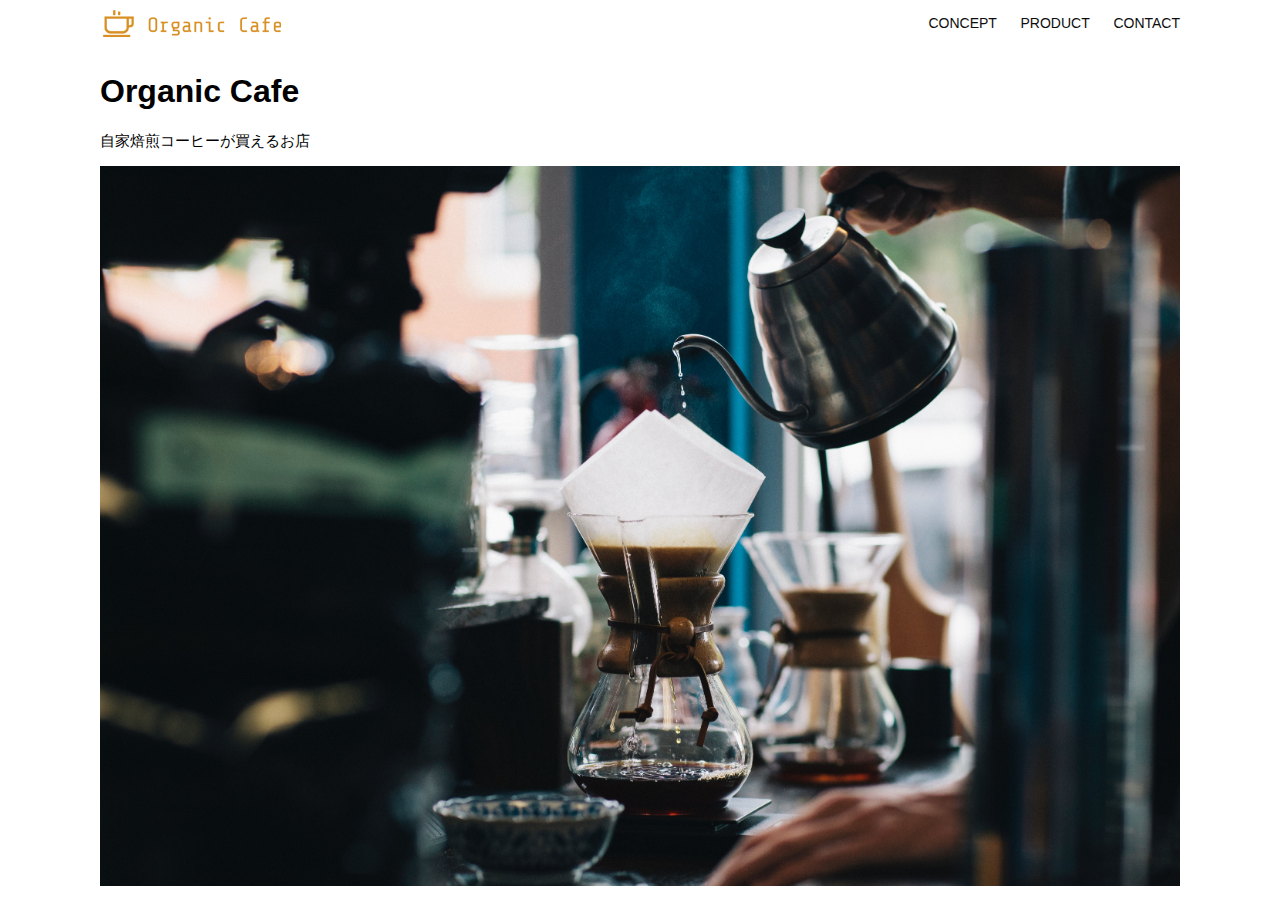
<file: html-css-kadai_013/index.html>
<!DOCTYPE html>
<html>
  <head>
    <title>Organic Cafe</title>
    <meta charset="UTF-8" />
    <meta
      name="description"
      content="自家焙煎のコーヒーがお家で楽しめるOrganic Cafe"
    />
    <meta name="viewport" content="width=device-width, initial-scale=1.0" />
    <link rel="stylesheet" href="style.css" />
  </head>
  <body>
    <!-- ヘッダー -->
    <header>
      <!-- ロゴ -->
      <a href="index.html" id="logo"
        ><img src="images/logo.png" alt="トップページに戻る"
      /></a>

      <!-- PC用ナビゲーション -->
      <nav id="nav-pc">
        <a href="index.html#concept">CONCEPT</a>
        <a href="index.html#product">PRODUCT</a>
        <a href="index.html#contact">CONTACT</a>
      </nav>
    </header>
    <main>
      <article>
        <img
          id="menu-sp"
          src="images/button-menu.png"
          alt="ナビゲーションを開く"
          onclick="document.getElementById('nav-sp').style.display = 'block'"
        />
        <!--step3-->
        <nav id="nav-sp">
          <img
            id="close"
            src="images/button-close.png"
            alt="ナビゲーションを閉じる"
            onclick="document.getElementById('nav-sp').style.display = 'none'"
          />
          <a
            id="logo-sp"
            href="index.html"
            onclick="document.getElementById('nav-sp').style.display = 'none'"
          ></a>
          <a
            class="menu"
            href="index.html#concept"
            onclick="document.getElementById('nav-sp').style.display = 'none'"
            >CONCEPT</a
          >
          <a
            class="menu"
            href="index.html#product"
            onclick="document.getElementById('nav-sp').style.display = 'none'"
            >PRODUCT</a
          >
          <a
            class="menu"
            href="index.html#contact"
            onclick="document.getElementById('nav-sp').style.display = 'none'"
            >CONTACT</a
          >
        </nav>

        <!-- メインビジュアル -->
        <section id="main-visual">
          <div id="main-message">
            <h1>Organic Cafe</h1>
            <p>自家焙煎コーヒーが買えるお店</p>
          </div>
          <img
            src="images/main-image.jpg"
            alt="コーヒーをハンドドリップで淹れる画像"
          />
        </section>
      </article>
    </main>
  </body>
</html>
</file>
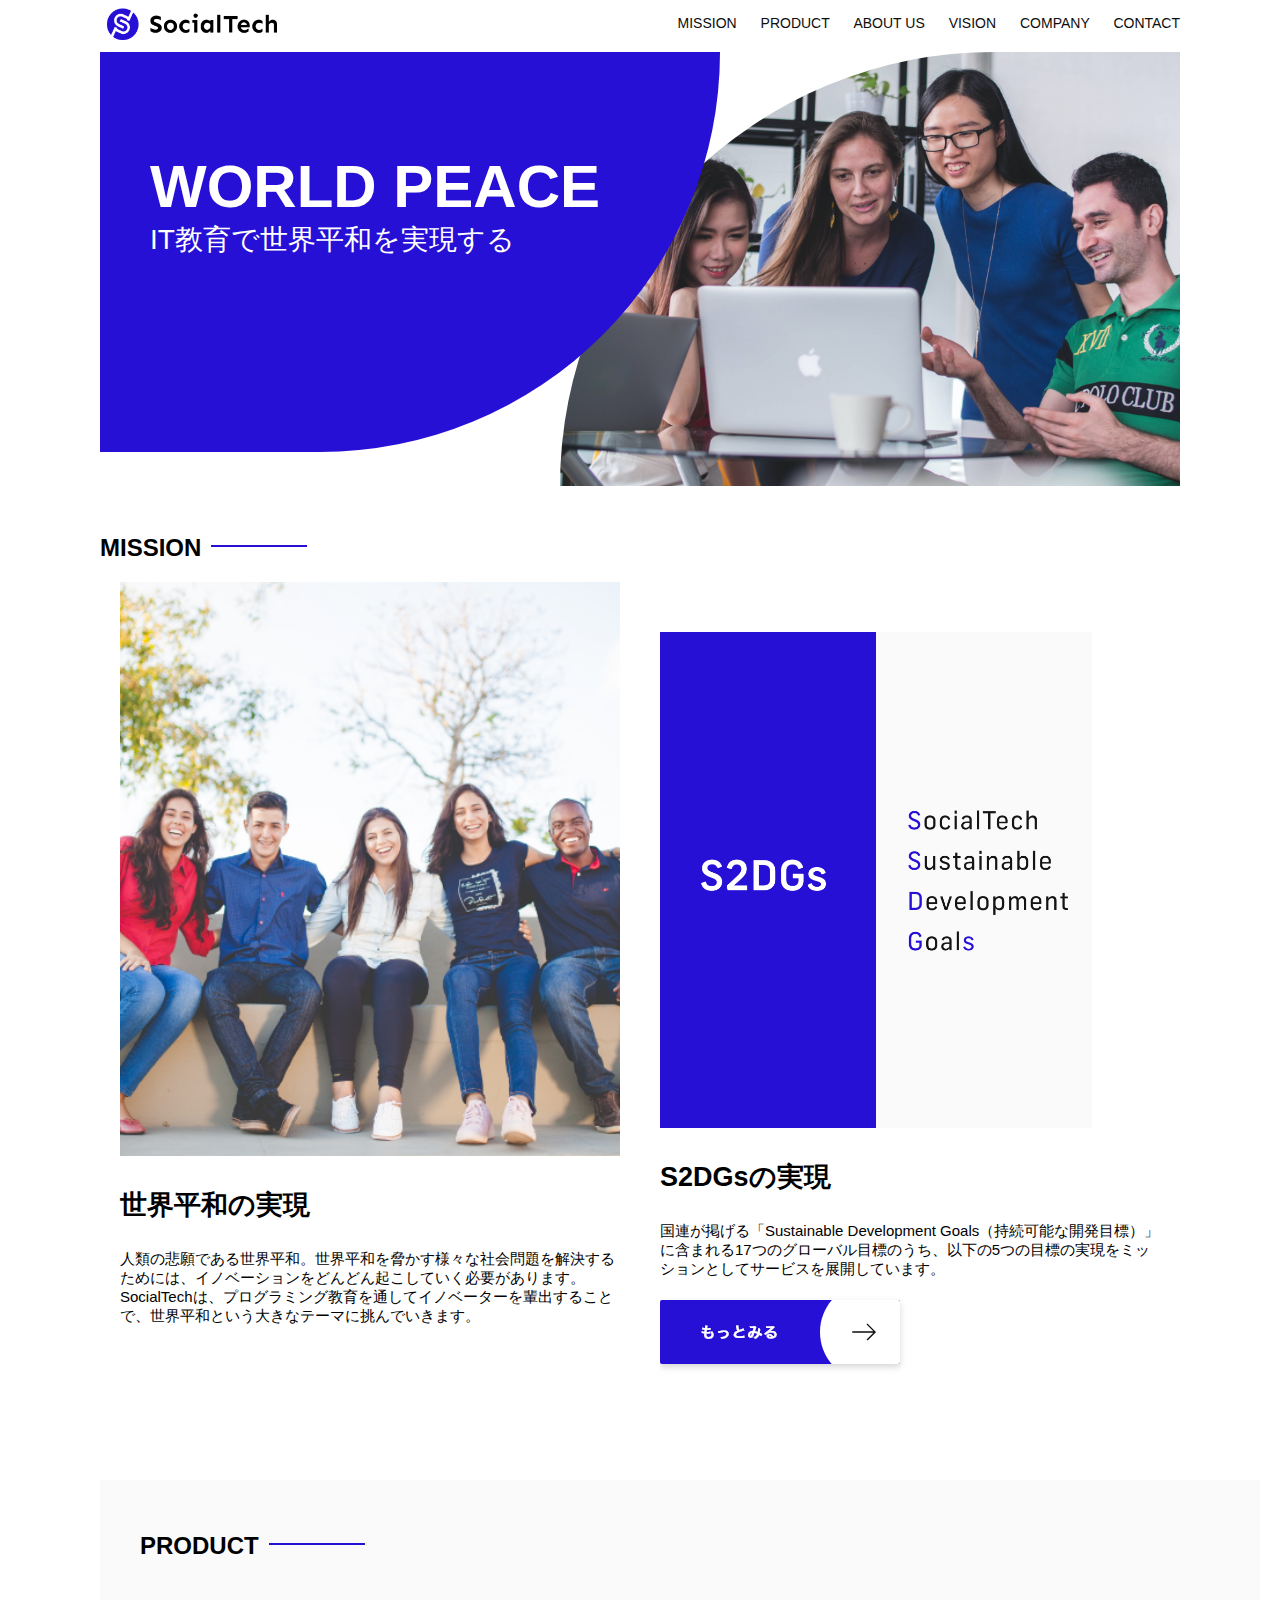
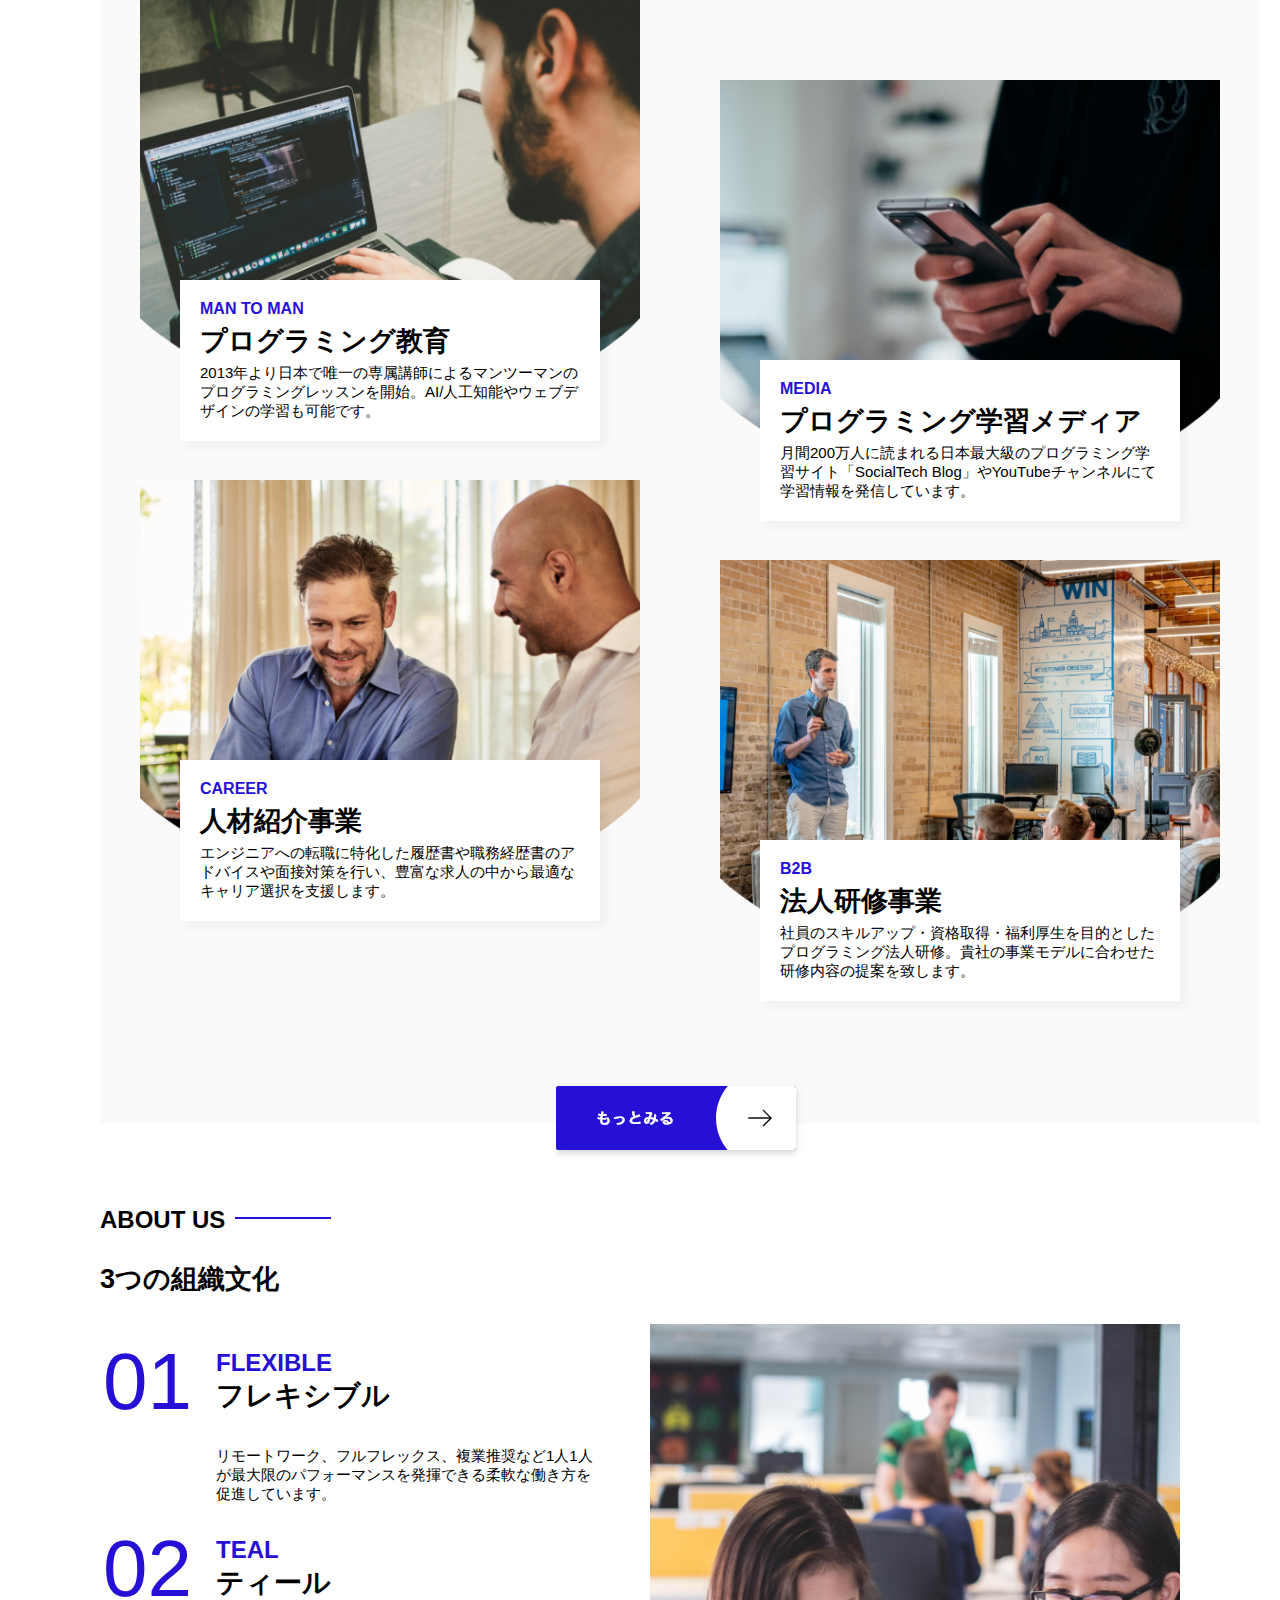
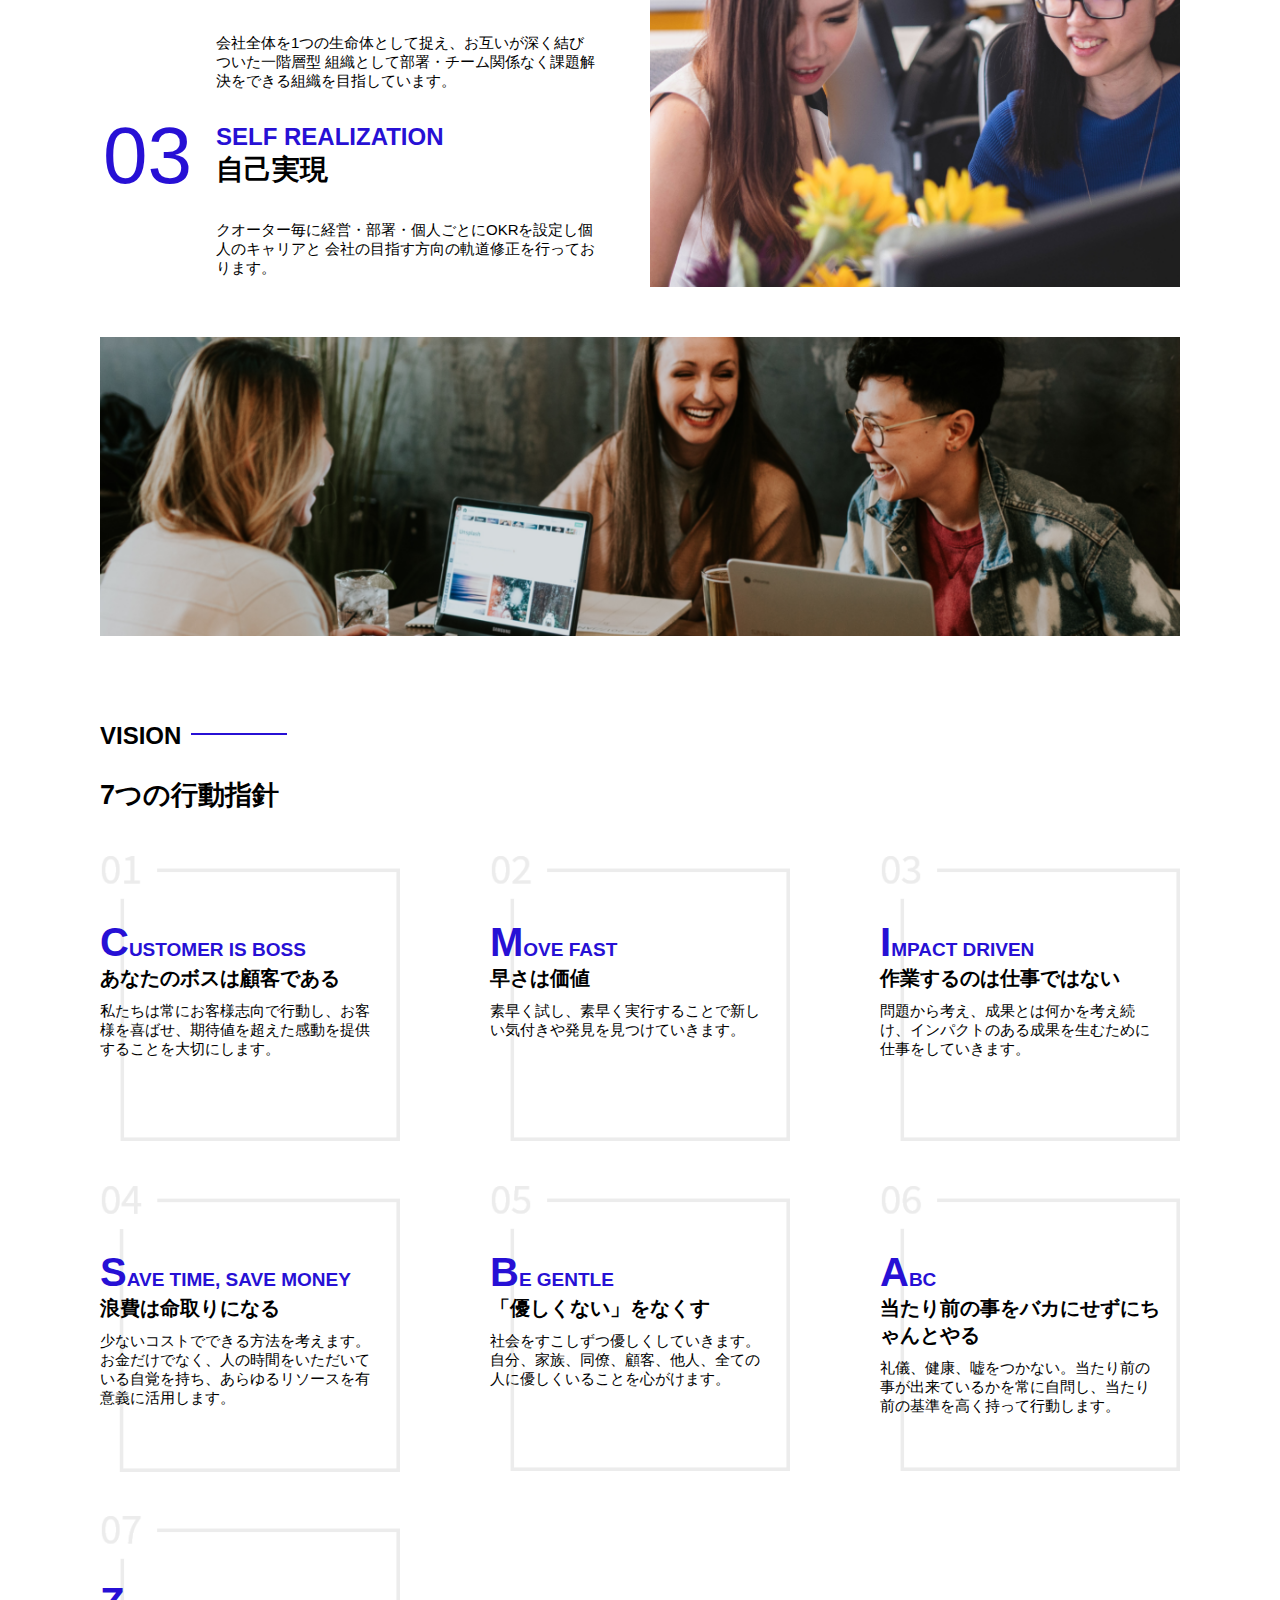
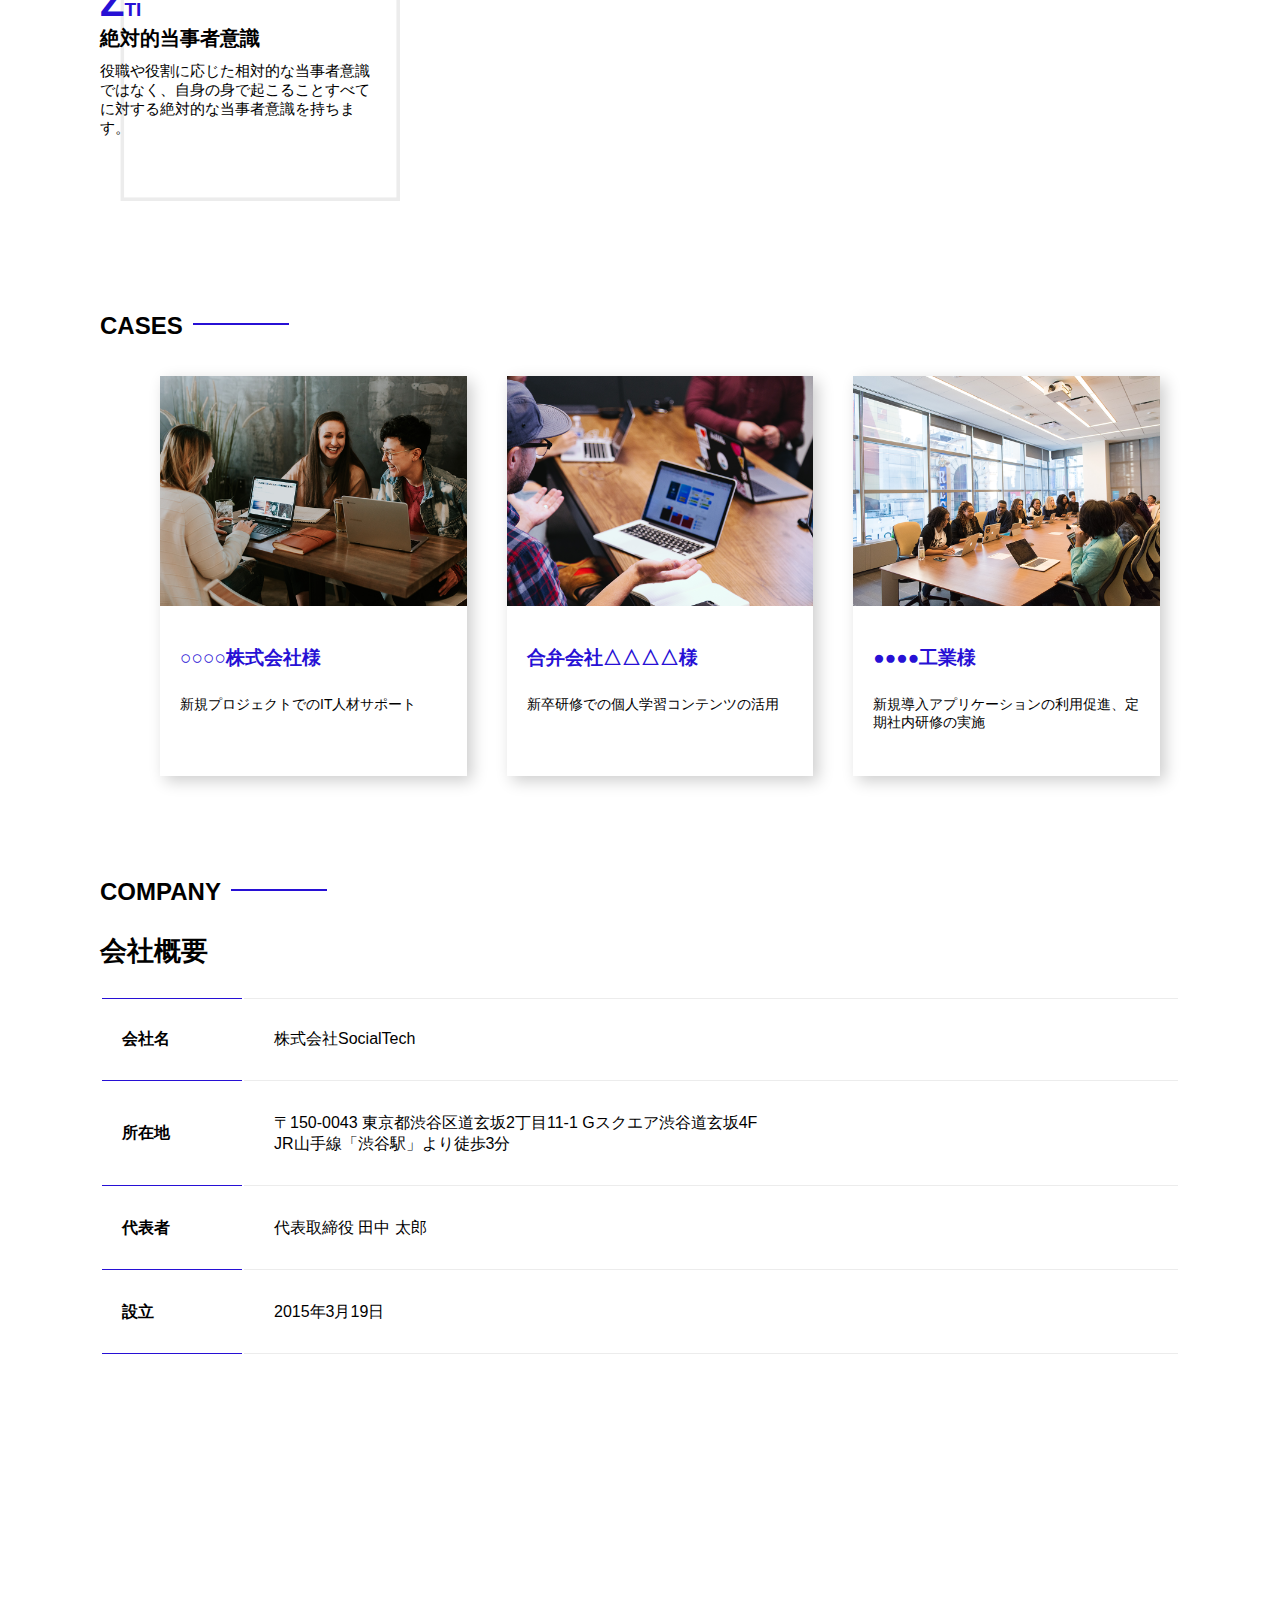
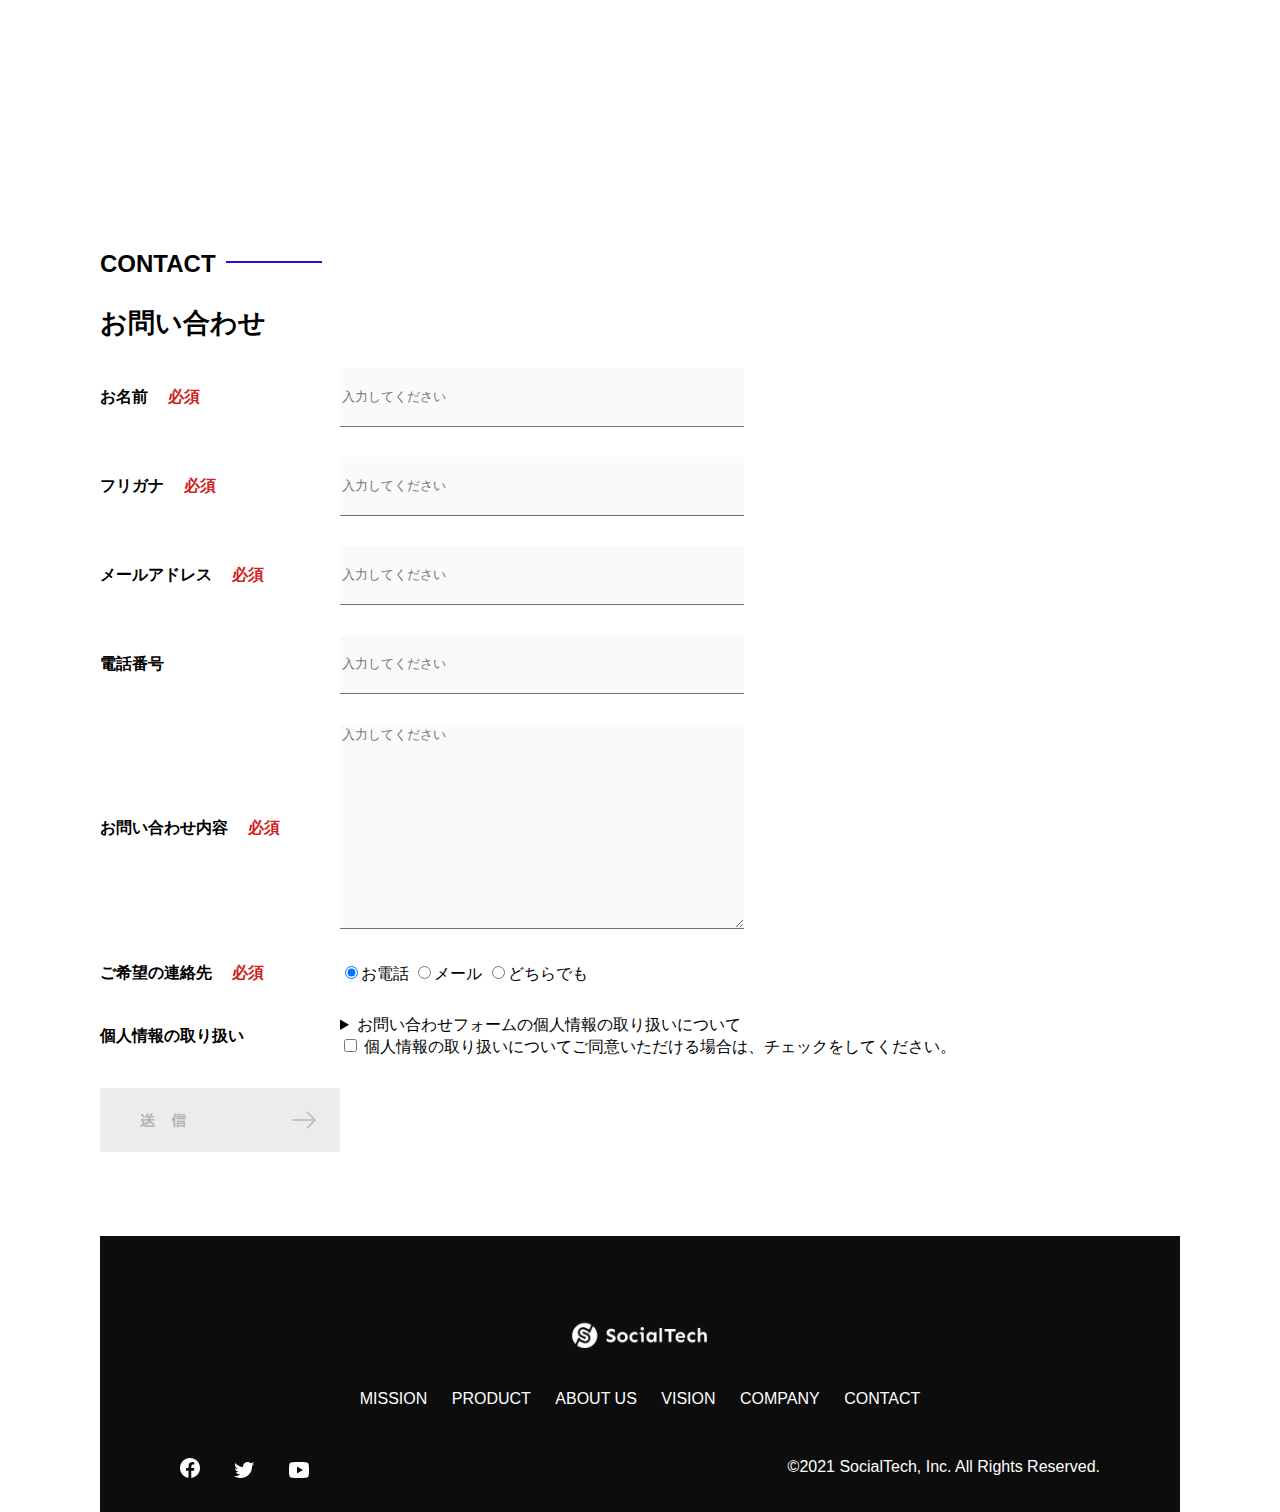
<file: kadai_tutorial_output/index.html>
<!DOCTYPE html>
<html>
  <head>
    <title>SocialTech</title>
    <meta charset="UTF-8" />
    <meta
      name="description"
      content="SocialTechはEdTech業界のリーディングカンパニーを目指します。"
    />
    <meta name="viewport" content="width=device-width, initial-scale=1.0" />
    <link rel="stylesheet" href="style.css" />
  </head>
  <body>
    <!-- ヘッダー -->
    <header>
      <!-- ロゴ -->
      <a href="index.html" id="logo"
        ><img src="images/logo.png" alt="トップページに戻る"
      /></a>

      <!-- PC用ナビゲーション -->
      <nav id="nav-pc">
        <a href="mission.html">MISSION</a>
        <a href="product.html">PRODUCT</a>
        <a href="index.html#aboutus">ABOUT US</a>
        <a href="index.html#vision">VISION</a>
        <a href="index.html#company">COMPANY</a>
        <a href="index.html#contact">CONTACT</a>
      </nav>
      <!-- スマホ用メニューボタン -->
      <img
        id="menu-sp"
        src="images/button-menu.png"
        alt="ナビゲーションを開く"
        onclick="document.getElementById('nav-sp').style.display = 'block'"
      />
      <!-- スマホ用ナビゲーション -->
      <nav id="nav-sp">
        <img
          id="close"
          src="images/button-close.png"
          alt="ナビゲーションを閉じる"
          onclick="document.getElementById('nav-sp').style.display = 'none'"
        />
        <a
          id="logo-sp"
          href="index.html"
          onclick="document.getElementById('nav-sp').style.display = 'none'"
          ><img src="images/logo-sp.png" alt="トップページに戻る"
        /></a>
        <a
          class="menu"
          href="mission.html"
          onclick="document.getElementById('nav-sp').style.display = 'none'"
          >MISSION</a
        >
        <a
          class="menu"
          href="product.html"
          onclick="document.getElementById('nav-sp').style.display = 'none'"
          >PRODUCT</a
        >
        <a
          class="menu"
          href="index.html#aboutus"
          onclick="document.getElementById('nav-sp').style.display = 'none'"
          >ABOUT US</a
        >
        <a
          class="menu"
          href="index.html#vision"
          onclick="document.getElementById('nav-sp').style.display = 'none'"
          >VISION</a
        >
        <a
          class="menu"
          href="index.html#company"
          onclick="document.getElementById('nav-sp').style.display = 'none'"
          >COMPANY</a
        >
        <a
          class="menu"
          href="index.html#contact"
          onclick="document.getElementById('nav-sp').style.display = 'none'"
          >CONTACT</a
        >
        <div id="sns">
          <a href="https://www.facebook.com/sejuku2013"
            ><img src="images/button-facebook.png" alt="Facebookのリンク"
          /></a>
          <a href="https://twitter.com/samuraijuku"
            ><img src="images/button-twitter.png" alt="Twitterのリンク"
          /></a>
          <a href="https://www.youtube.com/channel/UCCFOQO5aDK0xXam4cUQXT8g"
            ><img src="images/button-youtube.png" alt="YouTubeのリンク"
          /></a>
        </div>
      </nav>
    </header>
    <main>
      <article>
        <!-- メインビジュアル -->
        <section id="main-visual">
          <div id="main-message">
            <h1>WORLD PEACE</h1>
            <p>IT教育で世界平和を実現する</p>
          </div>
          <img
            src="images/index/index-main.png"
            alt="PCの周りに集まる多国籍の仲間たち"
          />
        </section>
        <!--ミッション-->
        <section id="mission">
          <h2 class="index-h2">MISSION</h2>
          <div id="mission-flex">
            <div>
              <img
                id="mission-photo"
                src="images/index/index-mission.png"
                alt="屋外のベンチで写真を撮影する多国籍の仲間たち"
              />
              <h3>世界平和の実現</h3>
              <p>
                人類の悲願である世界平和。世界平和を脅かす様々な社会問題を解決するためには、イノベーションをどんどん起こしていく必要があります。SocialTechは、プログラミング教育を通してイノベーターを輩出することで、世界平和という大きなテーマに挑んでいきます。
              </p>
            </div>
            <div>
              <img id="s2dgs" src="images/index/s2dgs.png" alt="S2DGs" />
              <h3>S2DGsの実現</h3>
              <p>
                国連が掲げる「Sustainable Development
                Goals（持続可能な開発目標）」に含まれる17つのグローバル目標のうち、以下の5つの目標の実現をミッションとしてサービスを展開しています。
              </p>
              <a href="mission.html">
                <img src="images/button-more.png" alt="もっとみる" />
              </a>
            </div>
          </div>
        </section>
        <!-- プロダクト -->
        <section id="product">
          <h2 class="index-h2">PRODUCT</h2>
          <div>
            <div id="product-left">
              <div>
                <img
                  class="product-photo"
                  src="images/index/index-mantoman.png"
                  alt="PCでコードを書く男性"
                />
                <div class="product-explain">
                  <span>MAN TO MAN</span>
                  <h3>プログラミング教育</h3>
                  <p>
                    2013年より日本で唯一の専属講師によるマンツーマンのプログラミングレッスンを開始。AI/人工知能やウェブデザインの学習も可能です。
                  </p>
                </div>
              </div>
              <div>
                <img
                  class="product-photo"
                  src="images/index/index-career.png"
                  alt="笑顔で話し合う2人の男性"
                />
                <div class="product-explain">
                  <span>CAREER</span>
                  <h3>人材紹介事業</h3>
                  <p>
                    エンジニアへの転職に特化した履歴書や職務経歴書のアドバイスや面接対策を行い、豊富な求人の中から最適なキャリア選択を支援します。
                  </p>
                </div>
              </div>
            </div>
            <div id="product-right">
              <div>
                <img
                  class="product-photo"
                  src="images/index/index-media.png"
                  alt="スマートフォンを操作する人"
                />
                <div class="product-explain">
                  <span>MEDIA</span>
                  <h3>プログラミング学習メディア</h3>
                  <p>
                    月間200万人に読まれる日本最大級のプログラミング学習サイト「SocialTech
                    Blog」やYouTubeチャンネルにて学習情報を発信しています。
                  </p>
                </div>
              </div>
              <div>
                <img
                  class="product-photo"
                  src="images/index/index-b2b.png"
                  alt="講演中の男性とそれを聴く人々"
                />
                <div class="product-explain">
                  <span>B2B</span>
                  <h3>法人研修事業</h3>
                  <p>
                    社員のスキルアップ・資格取得・福利厚生を目的としたプログラミング法人研修。貴社の事業モデルに合わせた研修内容の提案を致します。
                  </p>
                </div>
              </div>
            </div>
          </div>
          <div>
            <a id="product-more" href="product.html">
              <img src="images/button-more.png" alt="もっとみる" />
            </a>
          </div>
        </section>
        <!---ABOUT US-->
        <section id="aboutus">
          <h2 class="index-h2">ABOUT US</h2>
          <h3>3つの組織文化</h3>
          <div>
            <table class="culture-table">
              <tr>
                <td>
                  <span class="culture-num">01</span>
                </td>
                <td>
                  <span class="culture-en">FLEXIBLE</span>
                  <span class="culture-jp">フレキシブル</span>
                </td>
              </tr>
              <tr>
                <td>
                  <!--空のセル-->
                </td>
                <td>
                  <p class="culture-description">
                    リモートワーク、フルフレックス、複業推奨など1人1人が最大限のパフォーマンスを発揮できる柔軟な働き方を促進しています。
                  </p>
                </td>
              </tr>
              <tr>
                <td>
                  <span class="culture-num">02</span>
                </td>
                <td>
                  <span class="culture-en">TEAL</span>
                  <span class="culture-jp">ティール</span>
                </td>
              </tr>
              <tr>
                <td>
                  <!--空のセル-->
                </td>
                <td>
                  <p class="culture-description">
                    会社全体を1つの生命体として捉え、お互いが深く結びついた一階層型
                    組織として部署・チーム関係なく課題解決をできる組織を目指しています。
                  </p>
                </td>
              </tr>
              <tr>
                <td>
                  <span class="culture-num">03</span>
                </td>
                <td>
                  <span class="culture-en">SELF REALIZATION</span>
                  <span class="culture-jp">自己実現</span>
                </td>
              </tr>
              <tr>
                <td>
                  <!--空のセル-->
                </td>
                <td>
                  <p class="culture-description">
                    クオーター毎に経営・部署・個人ごとにOKRを設定し個人のキャリアと
                    会社の目指す方向の軌道修正を行っております。
                  </p>
                </td>
              </tr>
            </table>
            <img
              class="culture-img"
              src="images/index/index-aboutus1.png"
              alt="笑顔で話し合う2人の女性"
            />
          </div>
          <img
            class="culture-img2"
            src="images/index/index-aboutus2.png"
            alt="笑顔で話し合う3人の男女"
          />
        </section>
        <!-- VISION -->
        <section id="vision">
          <h2 class="index-h2">VISION</h2>
          <h3>7つの行動指針</h3>
          <div>
            <div class="vision-box">
              <img src="images/index/vision-01.png" alt="01" />
              <span>
                <h4>CUSTOMER IS BOSS</h4>
                <h5>あなたのボスは顧客である</h5>
                <p>
                  私たちは常にお客様志向で行動し、お客様を喜ばせ、期待値を超えた感動を提供することを大切にします。
                </p>
              </span>
            </div>
            <div class="vision-box">
              <img src="images/index/vision-02.png" alt="02" />
              <span>
                <h4>MOVE FAST</h4>
                <h5>早さは価値</h5>
                <p>
                  素早く試し、素早く実行することで新しい気付きや発見を見つけていきます。
                </p>
              </span>
            </div>
            <div class="vision-box">
              <img src="images/index/vision-03.png" alt="03" />
              <span>
                <h4>IMPACT DRIVEN</h4>
                <h5>作業するのは仕事ではない</h5>
                <p>
                  問題から考え、成果とは何かを考え続け、インパクトのある成果を生むために仕事をしていきます。
                </p>
              </span>
            </div>
            <div class="vision-box">
              <img src="images/index/vision-04.png" alt="04" />
              <span>
                <h4>SAVE TIME, SAVE MONEY</h4>
                <h5>浪費は命取りになる</h5>
                <p>
                  少ないコストでできる方法を考えます。お金だけでなく、人の時間をいただいている自覚を持ち、あらゆるリソースを有意義に活用します。
                </p>
              </span>
            </div>
            <div class="vision-box">
              <img src="images/index/vision-05.png" alt="05" />
              <span>
                <h4>BE GENTLE</h4>
                <h5>「優しくない」をなくす</h5>
                <p>
                  社会をすこしずつ優しくしていきます。自分、家族、同僚、顧客、他人、全ての人に優しくいることを心がけます。
                </p>
              </span>
            </div>
            <div class="vision-box">
              <img src="images/index/vision-06.png" alt="06" />
              <span>
                <h4>ABC</h4>
                <h5>当たり前の事をバカにせずにちゃんとやる</h5>
                <p>
                  礼儀、健康、嘘をつかない。当たり前の事が出来ているかを常に自問し、当たり前の基準を高く持って行動します。
                </p>
              </span>
            </div>
            <div class="vision-box">
              <img src="images/index/vision-07.png" alt="07" />
              <span>
                <h4>ZTI</h4>
                <h5>絶対的当事者意識</h5>
                <p>
                  役職や役割に応じた相対的な当事者意識ではなく、自身の身で起こることすべてに対する絶対的な当事者意識を持ちます。
                </p>
              </span>
            </div>
          </div>
        </section>
        <!-- CASES -->
        <section id="cases">
          <h2 class="index-h2">CASES</h2>
          <ul>
            <li class="case-card">
              <img
                class="case-img"
                src="images/index/case-1.png"
                alt="仲良く語り合う3人"
              />
              <div class="case-info">
                <h4 class="case-name">○○○○株式会社様</h4>
                <p class="case-content">新規プロジェクトでのIT人材サポート</p>
              </div>
            </li>
            <li class="case-card">
              <img
                class="case-img"
                src="images/index/case-2.png"
                alt="PCでコンテンツを見る"
              />
              <div class="case-info">
                <h4 class="case-name">合弁会社△△△△様</h4>
                <p class="case-content">新卒研修での個人学習コンテンツの活用</p>
              </div>
            </li>
            <li class="case-card">
              <img
                class="case-img"
                src="images/index/case-3.png"
                alt="社内研修中の会議室"
              />
              <div class="case-info">
                <h4 class="case-name">●●●●工業様</h4>
                <p class="case-content">
                  新規導入アプリケーションの利用促進、定期社内研修の実施
                </p>
              </div>
            </li>
          </ul>
        </section>
        <!-- COMPANY -->
        <section id="company">
          <h2 class="index-h2">COMPANY</h2>
          <h3>会社概要</h3>
          <table id="company-table">
            <tr>
              <th class="tableheader-first">会社名</th>
              <td class="cell-first">株式会社SocialTech</td>
            </tr>
            <tr>
              <th class="tableheader">所在地</th>
              <td class="cell">
                〒150-0043 東京都渋谷区道玄坂2丁目11-1 Gスクエア渋谷道玄坂4F<br />JR山手線「渋谷駅」より徒歩3分
              </td>
            </tr>
            <tr>
              <th class="tableheader">代表者</th>
              <td class="cell">代表取締役 田中 太郎</td>
            </tr>
            <tr>
              <th class="tableheader">設立</th>
              <td class="cell">2015年3月19日</td>
            </tr>
          </table>
          <iframe
            src="https://www.google.com/maps/embed?pb=!1m18!1m12!1m3!1d3241.7759544892483!2d139.69399665123464!3d35.65789123876098!2m3!1f0!2f0!3f0!3m2!1i1024!2i768!4f13.1!3m3!1m2!1s0x60188caa0042e8d1%3A0xba130bea826a7aa2!2z44CSMTUwLTAwNDMg5p2x5Lqs6YO95riL6LC35Yy66YGT546E5Z2C77yS5LiB55uu77yR77yR4oiS77yR!5e0!3m2!1sja!2sjp!4v1636872991912!5m2!1sja!2sjp"
            style="border: 0"
            allowfullscreen=""
            loading="lazy"
          >
          </iframe>
        </section>
        <!-- お問い合わせフォーム -->
        <section id="contact">
          <h2 class="index-h2">CONTACT</h2>
          <h3>お問い合わせ</h3>
          <form>
            <div>
              <div class="contact-heading">
                <label class="contact-label"
                  >お名前<span class="contact-span">必須</span></label
                >
              </div>
              <div class="contact-form">
                <input
                  type="text"
                  name="name"
                  placeholder="入力してください"
                  class="contact-textbox"
                />
              </div>
            </div>
            <div>
              <div class="contact-heading">
                <label class="contact-label"
                  >フリガナ<span class="contact-span">必須</span></label
                >
              </div>
              <div>
                <input
                  type="text"
                  name="hurigana"
                  placeholder="入力してください"
                  class="contact-textbox"
                />
              </div>
            </div>
            <div>
              <div class="contact-heading">
                <label class="contact-label"
                  >メールアドレス<span class="contact-span">必須</span></label
                >
              </div>
              <div>
                <input
                  type="text"
                  name="email"
                  placeholder="入力してください"
                  class="contact-textbox"
                />
              </div>
            </div>
            <div>
              <div class="contact-heading">
                <label class="contact-label">電話番号</label>
              </div>
              <div>
                <input
                  type="text"
                  name="tel"
                  placeholder="入力してください"
                  class="contact-textbox"
                />
              </div>
            </div>
            <div>
              <div class="contact-heading">
                <label class="contact-label"
                  >お問い合わせ内容<span class="contact-span">必須</span></label
                >
              </div>
              <div>
                <textarea
                  class="contact-textarea"
                  placeholder="入力してください"
                  name="message"
                ></textarea>
              </div>
            </div>
            <div>
              <div class="contact-heading">
                <label class="contact-label"
                  >ご希望の連絡先<span class="contact-span">必須</span></label
                >
              </div>
              <div>
                <input
                  class="radiobutton"
                  type="radio"
                  value="tel"
                  name="contact"
                  checked
                /><label>お電話</label>
                <input
                  class="radiobutton"
                  type="radio"
                  value="mail"
                  name="contact"
                /><label>メール</label>
                <input
                  class="radiobutton"
                  type="radio"
                  value="both"
                  name="contact"
                /><label>どちらでも</label>
              </div>
            </div>
            <div>
              <div class="contact-heading">
                <label class="contact-label">個人情報の取り扱い</label>
              </div>
              <div>
                <details>
                  <summary>
                    お問い合わせフォームの個人情報の取り扱いについて
                  </summary>
                  <div>
                    <span>１．組織の名称又は氏名</span><br />
                    株式会社SocialTech<br /><br />
                    <span
                      >２．個人情報保護管理者（若しくはその代理人）の氏名又は職名、所属及び連絡先
                      鈴木 一郎 コーポレート部</span
                    ><br />
                    メールアドレス：support@socialtech.net<br />
                    TEL：03-xxxx-xxxx<br />
                    <span>３．個人情報の利用目的</span><br />
                    ・本サービス及び本サービスに関連する情報の提供又はそれらに関する連絡のため<br />
                    ・ユーザーの本人確認のため<br />
                    ・当社サービスのご案内のため<br />
                    ・当社の商品等の広告または宣伝（電子メールによるものを含むものとします。）<br /><br />
                    <span>４．個人情報の取り扱い業務の委託</span><br />
                    個人情報の取扱業務の全部または一部を外部に業務委託する場合があります。<br />
                    その際、弊社は、個人情報を適切に保護できる管理体制を敷き実行していることを条件として<br />
                    委託先を厳選したうえで、機密保持契約を委託先と締結し、お客様の個人情報を厳密に管理させます。<br /><br />
                    <span>５．個人情報の開示等の請求</span><br />
                    お客様は、弊社に対してご自身の個人情報の開示等（利用目的の通知、開示、内容の訂正・追加・削除、利用の停止または消去、第三者への提供の停止）に関して、当社問合わせ窓口に申し出ることができます。<br />
                    その際、弊社はお客様ご本人を確認させていただいたうえで、合理的な期間内に対応いたします。<br /><br />
                    なお、個人情報に関する弊社問合わせ先は、次の通りです。<br /><br />
                    株式会社SocialTech　個人情報問合せ窓口<br />
                    〒150-0043　東京都渋谷区道玄坂2丁目11-1 Ｇスクエア渋谷道玄坂
                    4F<br />
                    メールアドレス：support@socialtech.net　TEL：03-xxxx-xxxx<br /><br />
                    <span>６．個人情報を提供されることの任意性について</span
                    ><br /><br />
                    お客様がご自身の個人情報を弊社に提供されるか否かは、お客様のご判断によりますが、もしご提供されない場合には、適切なサービスが提供できない場合がありますので予めご了承ください。
                  </div>
                </details>
                <input type="checkbox" name="agree" />
                <span
                  >個人情報の取り扱いについてご同意いただける場合は、チェックをしてください。</span
                >
              </div>
            </div>
            <input
              type="image"
              value="Submit"
              src="images/button-submit.png"
              alt="送信する"
            />
          </form>
        </section>
      </article>
      <footer>
        <div id="footer-logo">
          <img src="images/logo-sp.png" alt="SocialTech" />
        </div>
        <div id="footer-link">
          <a href="mission.html">MISSION</a>
          <a href="product.html">PRODUCT</a>
          <a href="index.html#aboutus">ABOUT US</a>
          <a href="index.html#vision">VISION</a>
          <a href="index.html#company">COMPANY</a>
          <a href="index.html#contact">CONTACT</a>
        </div>
        <div id="sns-footer">
          <a href="https://www.facebook.com/sejuku2013"
            ><img src="images/button-facebook.png" alt="Facebookのリンク"
          /></a>
          <a href="https://twitter.com/samuraijuku"
            ><img src="images/button-twitter.png" alt="Twitterのリンク"
          /></a>
          <a href="https://www.youtube.com/channel/UCCFOQO5aDK0xXam4cUQXT8g"
            ><img src="images/button-youtube.png" alt="YouTubeのリンク"
          /></a>
          <span id="copyright"
            >&copy;2021 SocialTech, Inc. All Rights Reserved.
          </span>
        </div>
      </footer>
    </main>
  </body>
</html>
</file>
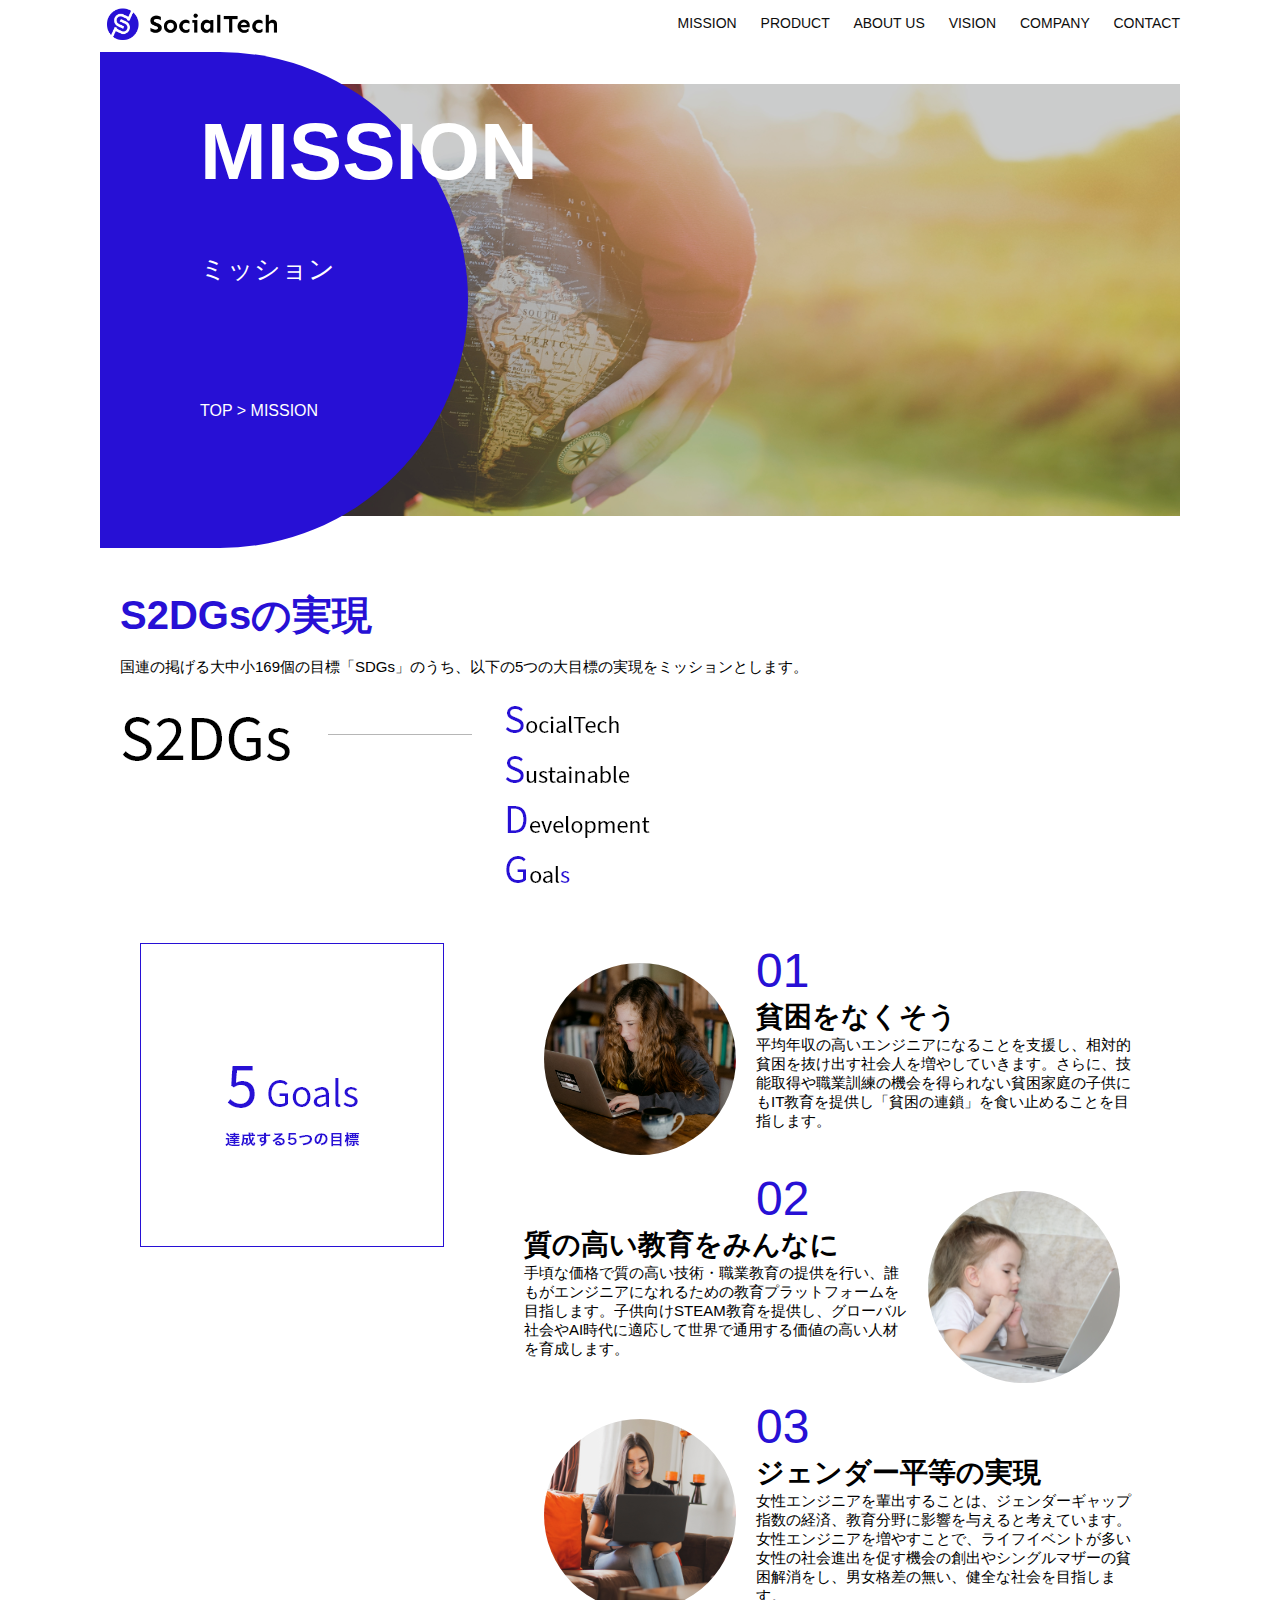
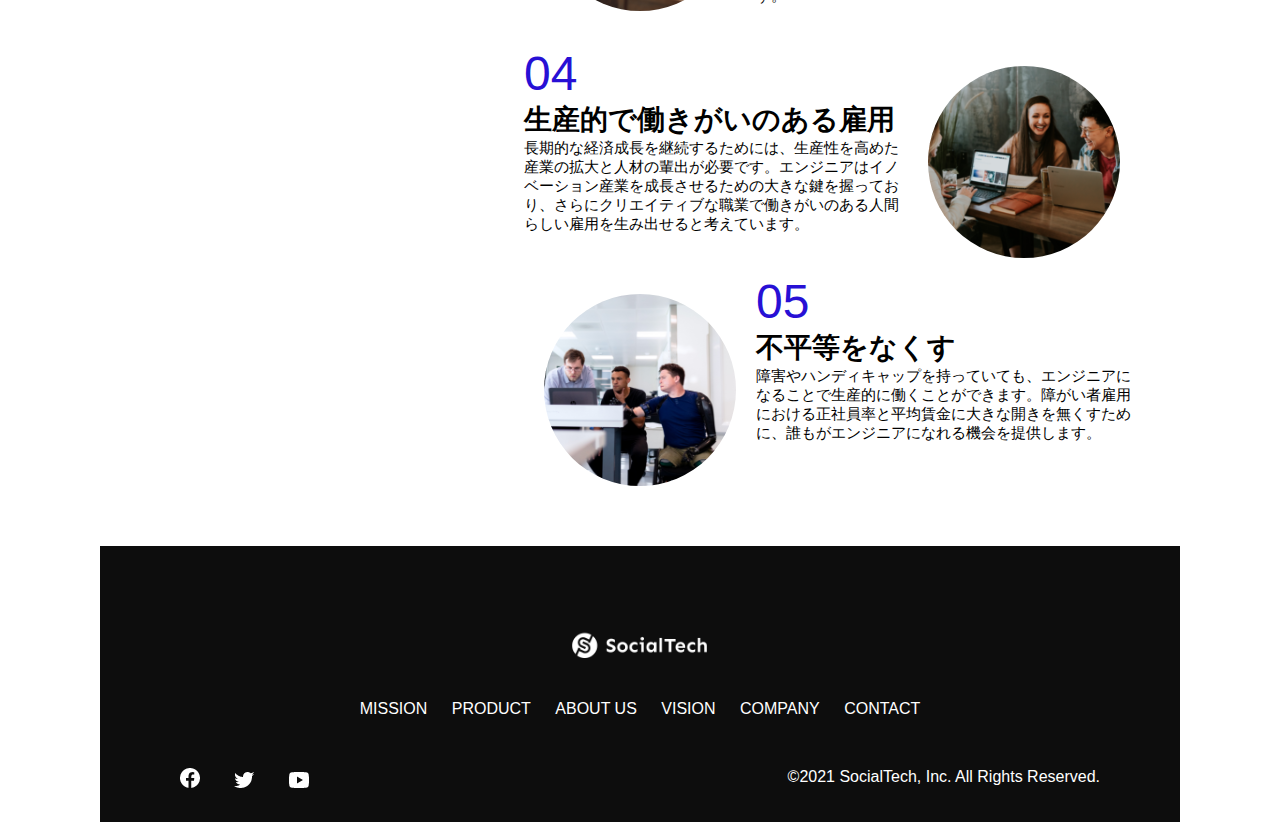
<file: kadai_tutorial_output/mission.html>
<!DOCTYPE html>
<html>
  <head>
    <title>SocialTech - MISSION ミッション -</title>
    <meta charset="UTF-8" />
    <meta
      name="description"
      content="SocialTechが目指す5つの目標（S2DGs）を紹介します"
    />
    <meta name="viewport" content="width=device-width, initial-scale=1.0" />
    <link rel="stylesheet" href="style.css" />
  </head>

  <body>
    <!-- ヘッダー -->
    <header>
      <!-- ロゴ -->
      <a href="index.html" id="logo"
        ><img src="images/logo.png" alt="トップページに戻る"
      /></a>

      <!-- PC用ナビゲーション -->
      <nav id="nav-pc">
        <a href="mission.html">MISSION</a>
        <a href="product.html">PRODUCT</a>
        <a href="index.html#aboutus">ABOUT US</a>
        <a href="index.html#vision">VISION</a>
        <a href="index.html#company">COMPANY</a>
        <a href="index.html#contact">CONTACT</a>
      </nav>

      <!-- スマホ用メニューボタン -->
      <img
        id="menu-sp"
        src="images/button-menu.png"
        alt="ナビゲーションを開く"
        onclick="document.getElementById('nav-sp').style.display = 'block'"
      />

      <!-- スマホ用ナビゲーション -->
      <nav id="nav-sp">
        <img
          id="close"
          src="images/button-close.png"
          alt="ナビゲーションを閉じる"
          onclick="document.getElementById('nav-sp').style.display = 'none'"
        />
        <a
          id="logo-sp"
          href="index.html"
          onclick="document.getElementById('nav-sp').style.display = 'none'"
          ><img src="images/logo-sp.png" alt="トップページに戻る"
        /></a>
        <a
          class="menu"
          href="mission.html"
          onclick="document.getElementById('nav-sp').style.display = 'none'"
          >MISSION</a
        >
        <a
          class="menu"
          href="product.html"
          onclick="document.getElementById('nav-sp').style.display = 'none'"
          >PRODUCT</a
        >
        <a
          class="menu"
          href="index.html#aboutus"
          onclick="document.getElementById('nav-sp').style.display = 'none'"
          >ABOUT US</a
        >
        <a
          class="menu"
          href="index.html#vision"
          onclick="document.getElementById('nav-sp').style.display = 'none'"
          >VISION</a
        >
        <a
          class="menu"
          href="index.html#company"
          onclick="document.getElementById('nav-sp').style.display = 'none'"
          >COMPANY</a
        >
        <a
          class="menu"
          href="index.html#contact"
          onclick="document.getElementById('nav-sp').style.display = 'none'"
          >CONTACT</a
        >
        <div id="sns">
          <a href="https://www.facebook.com/sejuku2013"
            ><img src="images/button-facebook.png" alt="Facebookのリンク"
          /></a>
          <a href="https://twitter.com/samuraijuku"
            ><img src="images/button-twitter.png" alt="Twitterのリンク"
          /></a>
          <a href="https://www.youtube.com/channel/UCCFOQO5aDK0xXam4cUQXT8g"
            ><img src="images/button-youtube.png" alt="YouTubeのリンク"
          /></a>
        </div>
      </nav>
    </header>
    <main>
      <article>
        <section id="mission-main">
          <div id="mission-title">
            <h1>MISSION</h1>
            <span>ミッション</span>
            <div>TOP > MISSION</div>
          </div>
        </section>
        <section id="mission-s2dgs">
          <h2 class="mission-h2">S2DGsの実現</h2>
          <p>
            国連の掲げる大中小169個の目標「SDGs」のうち、以下の5つの大目標の実現をミッションとします。
          </p>
          <img src="images/mission/mission-s2dgs.png" alt="S2DGs" />
        </section>
        <section id="mission-5goals">
          <div>
            <img
              id="s2dgs-image"
              src="images/mission/mission-5goals.png"
              alt="5Goals"
            />
          </div>
          <div>
            <div>
              <img
                class="fivegoals-image-left"
                src="images/mission/mission-5goals01.png"
                alt="PCを操作する女の子"
              />
              <span class="fivegoals-number">01</span>
              <h3 class="fivegoals-h3">貧困をなくそう</h3>
              <p class="fivegoals-p">
                平均年収の高いエンジニアになることを支援し、相対的貧困を抜け出す社会人を増やしていきます。さらに、技能取得や職業訓練の機会を得られない貧困家庭の子供にもIT教育を提供し「貧困の連鎖」を食い止めることを目指します。
              </p>
            </div>

            <div>
              <img
                class="fivegoals-image-right"
                src="images/mission/mission-5goals02.png"
                alt="PCを見つめる小さい女の子"
              />
              <span class="fivegoals-number">02</span>
              <h3 class="fivegoals-h3">質の高い教育をみんなに</h3>
              <p class="fivegoals-p">
                手頃な価格で質の高い技術・職業教育の提供を行い、誰もがエンジニアになれるための教育プラットフォームを目指します。子供向けSTEAM教育を提供し、グローバル社会やAI時代に適応して世界で通用する価値の高い人材を育成します。
              </p>
            </div>

            <div>
              <img
                class="fivegoals-image-left"
                src="images/mission/mission-5goals03.png"
                alt="PCを操作する女性"
              />
              <span class="fivegoals-number">03</span>
              <h3 class="fivegoals-h3">ジェンダー平等の実現</h3>
              <p class="fivegoals-p">
                女性エンジニアを輩出することは、ジェンダーギャップ指数の経済、教育分野に影響を与えると考えています。女性エンジニアを増やすことで、ライフイベントが多い女性の社会進出を促す機会の創出やシングルマザーの貧困解消をし、男女格差の無い、健全な社会を目指します。
              </p>
            </div>

            <div>
              <img
                class="fivegoals-image-right"
                src="images/mission/mission-5goals04.png"
                alt="笑顔で話し合う3人の男女"
              />
              <span class="fivegoals-number">04</span>
              <h3 class="fivegoals-h3">生産的で働きがいのある雇用</h3>
              <p class="fivegoals-p">
                長期的な経済成長を継続するためには、生産性を高めた産業の拡大と人材の輩出が必要です。エンジニアはイノベーション産業を成長させるための大きな鍵を握っており、さらにクリエイティブな職業で働きがいのある人間らしい雇用を生み出せると考えています。
              </p>
            </div>

            <div>
              <img
                class="fivegoals-image-left"
                src="images/mission/mission-5goals05.png"
                alt="障害を持つ男性が生き生きと働く様子"
              />
              <span class="fivegoals-number">05</span>
              <h3 class="fivegoals-h3">不平等をなくす</h3>
              <p class="fivegoals-p">
                障害やハンディキャップを持っていても、エンジニアになることで生産的に働くことができます。障がい者雇用における正社員率と平均賃金に大きな開きを無くすために、誰もがエンジニアになれる機会を提供します。
              </p>
            </div>
          </div>
        </section>
      </article>
      <footer>
        <div id="footer-logo">
          <img src="images/logo-sp.png" alt="SocialTech" />
        </div>
        <div id="footer-link">
          <a href="mission.html">MISSION</a>
          <a href="product.html">PRODUCT</a>
          <a href="index.html#aboutus">ABOUT US</a>
          <a href="index.html#vision">VISION</a>
          <a href="index.html#company">COMPANY</a>
          <a href="index.html#contact">CONTACT</a>
        </div>
        <div id="sns-footer">
          <a href="https://www.facebook.com/sejuku2013"
            ><img src="images/button-facebook.png" alt="Facebookのリンク"
          /></a>
          <a href="https://twitter.com/samuraijuku"
            ><img src="images/button-twitter.png" alt="Twitterのリンク"
          /></a>
          <a href="https://www.youtube.com/channel/UCCFOQO5aDK0xXam4cUQXT8g"
            ><img src="images/button-youtube.png" alt="YouTubeのリンク"
          /></a>
          <span id="copyright"
            >&copy;2021 SocialTech, Inc. All Rights Reserved.
          </span>
        </div>
      </footer>
    </main>
  </body>
</html>
</file>
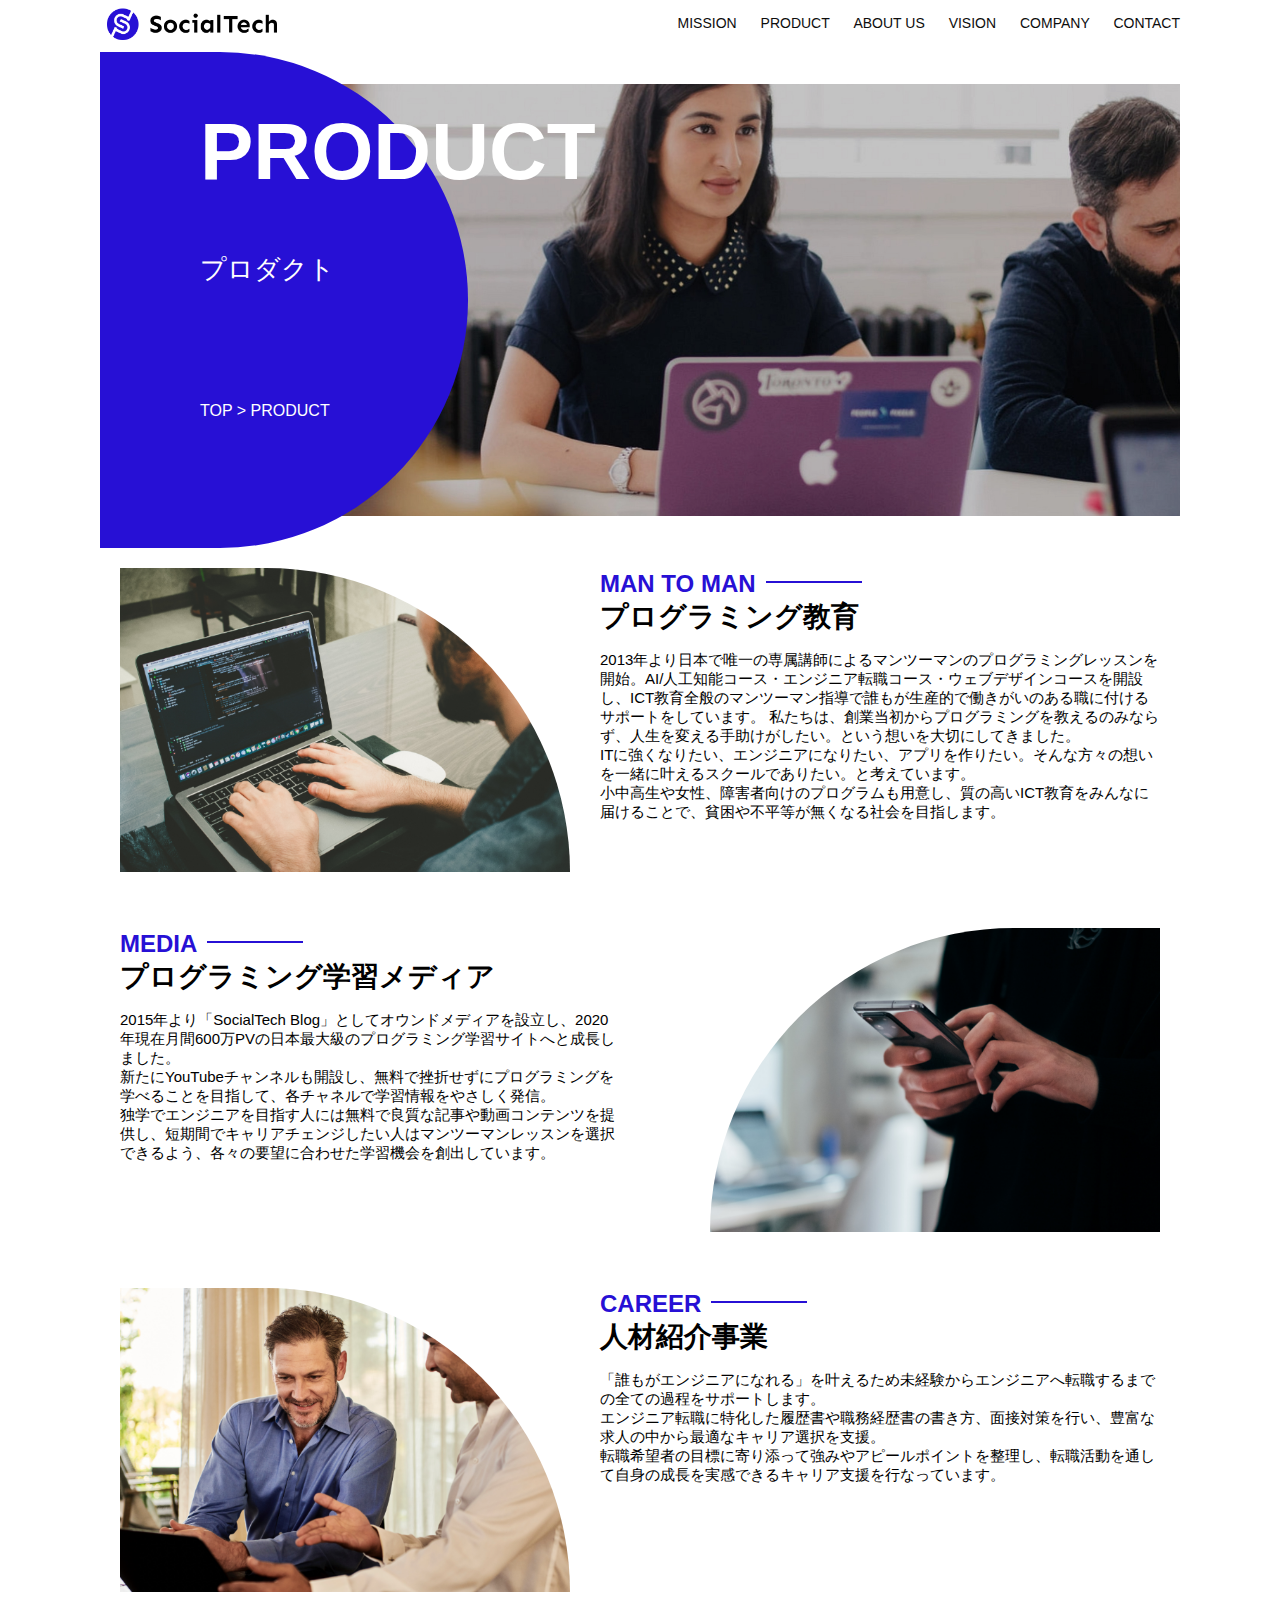
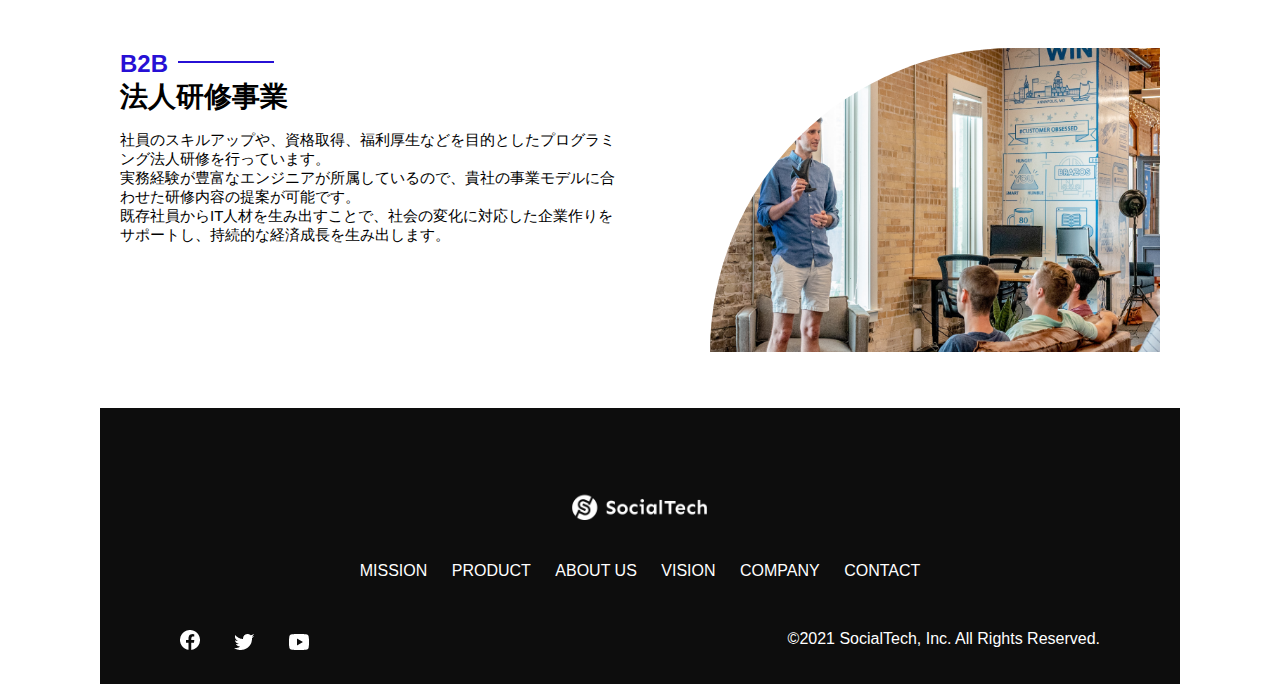
<file: kadai_tutorial_output/product.html>
<!DOCTYPE html>
<html>
  <head>
    <title>SocialTech -PRODUCT プロダクト-</title>
    <meta charset="UTF-8" />
    <meta
      name="description"
      content="SocialTechの4つのプロダクトを紹介します"
    />
    <meta name="viewport" content="width=device-width, initial-scale=1.0" />
    <link rel="stylesheet" href="style.css" />
  </head>

  <body>
    <!-- ヘッダー -->
    <header>
      <!-- ロゴ -->
      <a href="index.html" id="logo"
        ><img src="images/logo.png" alt="トップページに戻る"
      /></a>

      <!-- PC用ナビゲーション -->
      <nav id="nav-pc">
        <a href="mission.html">MISSION</a>
        <a href="product.html">PRODUCT</a>
        <a href="index.html#aboutus">ABOUT US</a>
        <a href="index.html#vision">VISION</a>
        <a href="index.html#company">COMPANY</a>
        <a href="index.html#contact">CONTACT</a>
      </nav>

      <!-- スマホ用メニューボタン -->
      <img
        id="menu-sp"
        src="images/button-menu.png"
        alt="ナビゲーションを開く"
        onclick="document.getElementById('nav-sp').style.display = 'block'"
      />

      <!-- スマホ用ナビゲーション -->
      <nav id="nav-sp">
        <img
          id="close"
          src="images/button-close.png"
          alt="ナビゲーションを閉じる"
          onclick="document.getElementById('nav-sp').style.display = 'none'"
        />
        <a
          id="logo-sp"
          href="index.html"
          onclick="document.getElementById('nav-sp').style.display = 'none'"
          ><img src="images/logo-sp.png" alt="トップページに戻る"
        /></a>
        <a
          class="menu"
          href="mission.html"
          onclick="document.getElementById('nav-sp').style.display = 'none'"
          >MISSION</a
        >
        <a
          class="menu"
          href="product.html"
          onclick="document.getElementById('nav-sp').style.display = 'none'"
          >PRODUCT</a
        >
        <a
          class="menu"
          href="index.html#aboutus"
          onclick="document.getElementById('nav-sp').style.display = 'none'"
          >ABOUT US</a
        >
        <a
          class="menu"
          href="index.html#vision"
          onclick="document.getElementById('nav-sp').style.display = 'none'"
          >VISION</a
        >
        <a
          class="menu"
          href="index.html#company"
          onclick="document.getElementById('nav-sp').style.display = 'none'"
          >COMPANY</a
        >
        <a
          class="menu"
          href="index.html#contact"
          onclick="document.getElementById('nav-sp').style.display = 'none'"
          >CONTACT</a
        >
        <div id="sns">
          <a href="https://www.facebook.com/sejuku2013"
            ><img src="images/button-facebook.png" alt="Facebookのリンク"
          /></a>
          <a href="https://twitter.com/samuraijuku"
            ><img src="images/button-twitter.png" alt="Twitterのリンク"
          /></a>
          <a href="https://www.youtube.com/channel/UCCFOQO5aDK0xXam4cUQXT8g"
            ><img src="images/button-youtube.png" alt="YouTubeのリンク"
          /></a>
        </div>
      </nav>
    </header>
    <main>
      <article>
        <section id="product-main">
          <div id="product-title">
            <h1>PRODUCT</h1>
            <span>プロダクト</span>
            <div>TOP > PRODUCT</div>
          </div>
        </section>
        <section class="product-section1">
          <img
            src="images/product/product-mantoman.png"
            alt="PCでコードを書く男性"
          />
          <div>
            <h2 class="product-h2">MAN TO MAN</h2>
            <h3 class="product-h3">プログラミング教育</h3>
            <p>
              2013年より日本で唯一の専属講師によるマンツーマンのプログラミングレッスンを開始。AI/人工知能コース・エンジニア転職コース・ウェブデザインコースを開設し、ICT教育全般のマンツーマン指導で誰もが生産的で働きがいのある職に付けるサポートをしています。
              私たちは、創業当初からプログラミングを教えるのみならず、人生を変える手助けがしたい。という想いを大切にしてきました。<br />ITに強くなりたい、エンジニアになりたい、アプリを作りたい。そんな方々の想いを一緒に叶えるスクールでありたい。と考えています。<br />小中高生や女性、障害者向けのプログラムも用意し、質の高いICT教育をみんなに届けることで、貧困や不平等が無くなる社会を目指します。
            </p>
          </div>
        </section>
        <section class="product-section2">
          <div>
            <h2 class="product-h2">MEDIA</h2>
            <h3 class="product-h3">プログラミング学習メディア</h3>
            <p>
              2015年より「SocialTech
              Blog」としてオウンドメディアを設立し、2020年現在月間600万PVの日本最大級のプログラミング学習サイトへと成長しました。<br />新たにYouTubeチャンネルも開設し、無料で挫折せずにプログラミングを学べることを目指して、各チャネルで学習情報をやさしく発信。<br />独学でエンジニアを目指す人には無料で良質な記事や動画コンテンツを提供し、短期間でキャリアチェンジしたい人はマンツーマンレッスンを選択できるよう、各々の要望に合わせた学習機会を創出しています。
            </p>
          </div>
          <img
            src="images/product/product-media.png"
            alt="スマートフォンを操作する人"
          />
        </section>
        <section class="product-section1">
          <img
            src="images/product/product-career.png"
            alt="笑顔で話し合う2人の男性"
          />
          <div>
            <h2 class="product-h2">CAREER</h2>
            <h3 class="product-h3">人材紹介事業</h3>
            <p>
              「誰もがエンジニアになれる」を叶えるため未経験からエンジニアへ転職するまでの全ての過程をサポートします。<br />エンジニア転職に特化した履歴書や職務経歴書の書き方、面接対策を行い、豊富な求人の中から最適なキャリア選択を支援。<br />転職希望者の目標に寄り添って強みやアピールポイントを整理し、転職活動を通して自身の成長を実感できるキャリア支援を行なっています。<br />
            </p>
          </div>
        </section>
        <section class="product-section2">
          <div>
            <h2 class="product-h2">B2B</h2>
            <h3 class="product-h3">法人研修事業</h3>
            <p>
              社員のスキルアップや、資格取得、福利厚生などを目的としたプログラミング法人研修を行っています。<br />実務経験が豊富なエンジニアが所属しているので、貴社の事業モデルに合わせた研修内容の提案が可能です。<br />既存社員からIT人材を生み出すことで、社会の変化に対応した企業作りをサポートし、持続的な経済成長を生み出します。
            </p>
          </div>
          <img
            src="images/product/product-b2b.png"
            alt="講演中の男性とそれを聴く人々"
          />
        </section>
      </article>
      <footer>
        <div id="footer-logo">
          <img src="images/logo-sp.png" alt="SocialTech" />
        </div>
        <div id="footer-link">
          <a href="mission.html">MISSION</a>
          <a href="product.html">PRODUCT</a>
          <a href="index.html#aboutus">ABOUT US</a>
          <a href="index.html#vision">VISION</a>
          <a href="index.html#company">COMPANY</a>
          <a href="index.html#contact">CONTACT</a>
        </div>
        <div id="sns-footer">
          <a href="https://www.facebook.com/sejuku2013"
            ><img src="images/button-facebook.png" alt="Facebookのリンク"
          /></a>
          <a href="https://twitter.com/samuraijuku"
            ><img src="images/button-twitter.png" alt="Twitterのリンク"
          /></a>
          <a href="https://www.youtube.com/channel/UCCFOQO5aDK0xXam4cUQXT8g"
            ><img src="images/button-youtube.png" alt="YouTubeのリンク"
          /></a>
          <span id="copyright"
            >&copy;2021 SocialTech, Inc. All Rights Reserved.
          </span>
        </div>
      </footer>
    </main>
  </body>
</html>
</file>
<file: html-css-kadai_013/style.css>
/* PC、スマホ共通スタイル */
body {
  font-family: "Source Sans Pro", "Hiragino Kaku Gothic ProN", Meiryo, Arial,
    sans-serif;
}

p {
  font-size: 15px;
}

#main-visual>img {
  width: 100%;
}

/*================
PC用のスタイル 
=================*/
@media screen and (min-width: 768px) {
  /* 横幅設定 */
  body {
    max-width: 1080px;
    min-width: 960px;
    margin: 0 auto 0 auto;
  }

  /* ヘッダー */
  header {
    display: flex;
    justify-content: space-between;
  }

  /* ナビゲーションのレイアウト */
  #nav-pc {
    text-align: right;
    font-size: 14px;
    padding-top: 15px;
  }

  /* ナビゲーションのリンクの装飾設定 */
  #nav-pc>a {
    text-decoration: none;
    margin-left: 20px;
  }

  #nav-pc>a:link {
    color: #0d0d0d;
  }

  #nav-pc>a:visited {
    color: #0d0d0d;
  }

  #nav-pc>a:hover {
    color: #0d0d0d;
    text-decoration: underline;
  }

  #nav-pc>a:active {
    color: #0d0d0d;
  }
  #menu-sp {
    display: none;
  }
  #nav-sp {
    display: none;
  }
}
/* 画面幅が767px以下のとき */
@media screen and (max-width: 767px) {

/* スマートフォン用のスタイルを指定する */
body {
  min-width: 375px;
  margin: 0;
}
#nav-pc {
  display: none;
}
#menu-sp {
  float: right;
  padding: 0;
}
#nav-sp {
  background-color: #ce933e;
  position: absolute;
  left: 0;
  top: 0;
  height: 100%;
  width: 100%;
  display: none;
  z-index: 100; 
}
#close {
  position: absolute;
  top: 20px;
  right: 20px;
}
#logo-sp {
  margin: 80px 0 30px 20px;
}
#nav-sp > a {
display: block;
}
#nav-sp > a:link {
color: #ffffff;
}
#nav-sp > a:visited {
color: #ffffff;
}
#nav-sp > a:hover {
color: #ffffff;
text-decoration: underline;
}
#nav-sp > a:active {
  color: #ffffff;
}
#nav-sp > .menu {
  text-decoration: none;
  display: block;
  margin: 0 20px 0 20px;
  height: 44px;
  font-size: 16px;
  background-image: url("images/arrow.png");
  background-repeat: no-repeat;
  background-position: right top;
}
}
</file>
<file: kadai_tutorial_output/style.css>
/* PC、スマホ共通スタイル */
body {
  font-family: "Source Sans Pro", "Hiragino Kaku Gothic ProN", Meiryo, Arial,
    sans-serif;
}

p {
  font-size: 15px;
}

/*================
PC用のスタイル 
=================*/
@media screen and (min-width: 768px) {  
/* 横幅設定 */
body {
  max-width: 1080px;
  min-width: 960px;
  margin: 0 auto 0 auto;
}

/* ヘッダー */
header {
  display: flex;
  justify-content: space-between;
}

/* ナビゲーションのレイアウト */
#nav-pc {
  text-align: right;
  font-size: 14px;
  padding-top: 15px;
}

/* ナビゲーションのリンクの装飾設定 */
#nav-pc>a {
  text-decoration: none;
  margin-left: 20px;
}

#nav-pc>a:link {
  color: #0d0d0d;
}

#nav-pc>a:visited {
  color: #0d0d0d;
}

#nav-pc>a:hover {
  color: #0d0d0d;
  text-decoration: underline;
}

#nav-pc>a:active {
  color: #0d0d0d;
}

/* スマホ用ナビを非表示 */
#nav-sp,
#menu-sp {
  display: none;
}

/* メインビジュアル*/
#main-visual {
  position: relative;
  height: 400px;
}

#main-message {
  position: absolute;
  top: 0;
  left: 0;
  background-color: #2710d5;
  color: #ffffff;
  border-radius: 0 0 476px 0;
  max-width: 620px;
  height: 100%;
  width: 100%;
  z-index: 11;
}

#main-message>h1 {
  font-size: 60px;
  font-weight: bold;
  margin: 100px 0 0 50px;
}

#main-message>p {
  font-size: 28px;
  margin: 0 0 0 50px;
}

#main-visual>img {
  max-width: 620px;
  border-radius: 476px 0 0 0;
  position: absolute;
  top: 0;
  right: 0;
  z-index: 10;
}

/* 見出し */
h2 {
  margin: 40px 0 0 0;
}

h2::after {
  content: url("images/line.png");
  margin-left: 10px;
}

h3 {
  font-size: 27px;
}

/* ミッション */
#mission {
  margin: 80px auto 80px auto;
  width: 100%;
}

#mission-flex {
  width: 100%;
  display: flex;
}

#mission-flex>div {
  width: 50%;
  margin: 20px;
}

#mission-photo {
  width: 100%;
}

#s2dgs {
  margin-top: 50px;
}

/* プロダクト */
#product {
  background-color: #fafafa;
  width: 100%;
  margin: 80px 0 80px 0;
  padding: 10px 40px 0px 40px;
}

/* 外枠 */
#product>div {
  margin-top: 40px;
  display: flex;
}

/* 左のカラム */
#product-left {
  width: 50%;
  margin-right: 20px;
}

/* 右のカラム */
#product-right {
  width: 50%;
  margin-left: 20px;
  margin-top: 80px;
}

/* 画像＋説明の枠 */
#product-left>div {
  position: relative;
  height: 480px;
  margin-right: 20px;
}

#product-right>div {
  position: relative;
  height: 480px;
  margin-left: 20px;
}

/* 画像 */
.product-photo {
  width: 100%;
}

/* 説明文の枠 */
.product-explain {
  background-color: #ffffff;
  position: absolute;
  left: 0;
  top: 280px;
  margin: 0 40px 0 40px;
  padding: 20px;
  box-shadow: 5px 5px 10px rgba(0, 0, 0, 0.05);
}

/* 説明文の英語 */
.product-explain>span {
  color: #2710d5;
  font-weight: bold;
  font-size: 16px;
  margin: 0;
}

/* 説明文の見出し */
.product-explain>h3 {
  margin: 5px 0 5px 0;
}

/* 説明文 */
.product-explain>p {
  margin: 0;
}

/* 「もっとみる」ボタン */
#product-more {
  margin: 0 auto -42px auto;
}

/* ABOUT US */
#aboutus {
  margin: 80px auto 80px auto;
}

/* 3つの組織文化と画像を入れる枠 */
#aboutus>div {
  display: flex;
}

/* 画像 */
.culture-img {
  width: 100%;
  align-self: flex-start;
}

.culture-img2 {
  margin-top: 50px;
  width: 100%;
}

/* 3つの組織文化の表 */
.culture-table {
  max-width: 500px;
  margin-right: 50px;
}

/* 番号 */
.culture-num {
  font-size: 80px;
  color: #2710d5;
  margin: 0 20px 0 0;
}

/* 組織文化英語 */
.culture-en {
  color: #2710d5;
  font-weight: bold;
  font-size: 24px;
  display: block;
}

/* 組織文化日本語 */
.culture-jp {
  font-size: 28px;
  font-weight: bold;
}

/* 説明文 */
.culture-description {
  margin: 0;
}

/* ビジョン */
#vision {
  margin: 80px auto 80px auto;
}

/* セクション内の外枠 */
#vision>div {
  width: 100%;
  display: flex;
  justify-content: space-between;
  flex-wrap: wrap;
}

/* 7つの行動指針の枠 */
.vision-box {
  width: 300px;
  height: 300px;
  margin-bottom: 30px;
  position: relative;
}

.vision-box>img {
  width: 100%;
  height: auto;
  position: absolute;
  top: 0;
  left: 0;
  z-index: 30;
}

.vision-box>span {
  position: absolute;
  top: 0;
  left: 0;
  z-index: 31;
  margin-right: 20px;
}

.vision-box>span>h4 {
  color: #2710d5;
  font-size: 19px;
  margin: 80px 0 0 0;
  }

.vision-box>span>h4::first-letter {
  font-size: 40px;
}

.vision-box>span>h5 {
  font-size: 20px;
  margin: 0 0 0 0;
}

.vision-box>span>p {
  margin: 10px 0 0 0;
}

/* 会社概要 */
#cases {
  margin: 40px auto 40px auto;
  width: 100%;
}

#cases>ul {
  display: flex;
  list-style: none;
  justify-content: center;
}

#cases>ul>li {
  width: 33%;
  margin: 20px;
}

/* カード */
.case-card {
  background-color: #ffffff;
  min-height: 400px;
  box-shadow: 5px 5px 15px rgba(0, 0, 0, 0.2);

}

/* 画像 */
.case-img {
  width: 100%;
}

/* テキスト情報 */
.case-info {
  padding: 10px 20px 10px 20px;
}

.case-name {
  color: #2710d5;
  font-size: 19px;
}

.case-content {
  font-size: 14px;
}

#company {
  margin: 80px auto 80px auto;
}

#company-table {
  width: 100%;
}

.tableheader {
  text-align: left;
  padding: 20px;
  border-bottom-color: #2710d5;
  border-bottom-width: 1px;
  border-bottom-style: solid;
  width: 100px;
}

.tableheader-first {
  text-align: left;
  padding: 20px;
  border-bottom-color: #2710d5;
  border-bottom-width: 1px;
  border-bottom-style: solid;
  border-top-color: #2710d5;
  border-top-width: 1px;
  border-top-style: solid;
  width: 100px;
}

.cell {
  padding: 30px;
  border-bottom-color: #ececec;
  border-bottom-width: 1px;
  border-bottom-style: solid;
}

.cell-first {
  padding: 30px;
  border-bottom-color: #ececec;
  border-bottom-width: 1px;
  border-bottom-style: solid;
  border-top-color: #ececec;
  border-top-width: 1px;
  border-top-style: solid;
}

#company>iframe {
  width: 100%;
  height: 368px;
  margin-top: 40px;
}

/* お問い合わせ */
#contact {
  margin: 80px auto 80px auto;
}

/* 外枠 */
#contact>form>div {
  display: flex;
  flex-direction: row;
  flex-wrap: wrap;
  padding-bottom: 30px;
}

/* 左列の見出し */
.contact-heading {
  width: 240px;
  align-self: center;
}

/* 見出しのラベル */
.contact-label {
  font-weight: bold;
}

/* 必須 */
.contact-span {
  color: #ce2222;
  margin: 0 0 0 20px;
  font-weight: bold;
}

/* テキストボックス */
.contact-textbox {
  border-top: 0;
  border-left: 0;
  border-right: 0;
  border-bottom-width: 1px;
  border-bottom-color: #707070;
  border-bottom-style: solid;
  background-color: #fafafa;
  width: 400px;
  height: 56px;
}

/* お問い合わせ内容のテキストエリア */
.contact-textarea {
  border-top: 0;
  border-left: 0;
  border-right: 0;
  border-bottom-width: 1px;
  border-bottom-color: #707070;
  border-bottom-style: solid;
  background-color: #fafafa;
  width: 400px;
  height: 200px;
}

/* 個人情報の取り扱い */
details {
  width: 700px;
}

details>div {
  background-color: #fafafa;
  padding: 20px;
}

details>div>span {
  font-weight: bold;
}

/* フッター */
footer {
  background-color: #0d0d0d;
  text-align: center;
  padding: 80px 80px 30px 80px;
}

#footer-logo {
  margin-bottom: 30px;
}

#footer-link {
  margin-bottom: 50px;
}
#footer-link > a {
  text-decoration: none;
  margin: 10px;
}
#footer-link > a:link {
  color: #ffffff;
}
#footer-link > a:visited {
  color: #ffffff;
}
#footer-link > a:hover {
  color: #ffffff;
  text-decoration: underline;
}
#footer-link > a:active {
  color: #ffffff;
}

#sns-footer {
  text-align: left;
  width: 100%;
}

#sns-footer > a {
  margin-right: 30px;
}

#copyright {
  color: #ffffff;
  float: right;
}

/* mission.html用スタイル */
/* ミッションのメインビジュアル */
#mission-main {
  height: 496px;
  width: 100%;
  background-image: url(images/mission/mission-main.png);
  background-repeat: no-repeat;
  background-position-y: center;
}

#mission-title {
  background-color: #2710d5;
  width: 368px;
  color: #ffffff;
  height: 496px;
  border-radius: 0 248px 248px 0;
  position: relative;
}

#mission-title > h1 {
  position: absolute;
  top: 0;
  left: 100px;
  font-size: 80px;
}

#mission-title > span {
  position: absolute;
  top: 200px;
  left: 100px;
  font-size: 26px;
}

#mission-title > div {
  position: absolute;
  top: 350px;
  left: 100px;
  font-size: 16px;
}

#mission-s2dgs {
  width: 100%;
  margin: 20px;
}

.mission-h2 {
  color: #2710d5;
  font-size: 40px;
}

.mission-h2::after {
  content: none;
}

#section-s2dgs > img {
  width: 100%;
}

#mission-5goals {
  margin: 20px;
  display: flex;
}

#mission-5goals > div {
  flex-grow: 1;
  padding: 20px;
}

#mission-5goals > div > div {
  margin-bottom: 40px;
}

#s2dgs-image {
  margin-right: 40px;
}

.fivegoals-image-right {
  float: right;
  margin: 20px;
}

.fivegoals-image-left {
  float: left;
  margin: 20px;
}

.fivegoals-number {
  color: #2710d5;
  font-size: 48px;
  margin: 0;
}

.fivegoals-h3 {
  font-size: 28px;
  margin: 0;
}

.fivegoals-p {
  margin: 0;
}

/* プロダクトページ */
#product-main {
  height: 496px;
  width: 100%;
  background-image: url(images/product/product-main.png);
  background-repeat: no-repeat;
  background-position-y: center;
}

#product-title {
  background-color: #2710d5;
  width: 368px;
  color: #ffffff;
  height: 496px;
  border-radius: 0 248px 248px 0;
  position: relative;
}

#product-title > h1 {
  position: absolute;
  top: 0;
  left: 100px;
  font-size: 80px;
}

#product-title > span {
  position: absolute;
  top: 200px;
  left: 100px;
  font-size: 26px;
}

#product-title > div {
  position: absolute;
  top: 350px;
  left: 100px;
  font-size: 16px;
}

/* セクション1 */
.product-section1 {
  position: relative;
  margin: 20px;
  height: 340px;
}

.product-section1 > img {
  position: absolute;
  top: 0;
  left: 0;
  width: 450px;
  margin: 0 40px 30px 0;
  border-radius: 0 432px 0 0;
}

.product-section1 > div {
  position: absolute;
  top: 0;
  left: 480px;
}

 /* セクション2 */
.product-section2 {
  position: relative;
  margin: 20px;
  height: 340px;
}

.product-section2 > img {
position: absolute;
top: 0;
right: 0;
width: 450px;
margin: 0 0 30px 40px;
border-radius: 432px 0 0 0;
}

.product-section2 > div {
  width: 500px;
  position: absolute;
  top: 0;
  left: 0;
}

.product-h2 {
  color: #2710d5;
  font-size: 24px;
  margin: 0;
}

.product-h3 {
  font-size: 28px;
  margin: 0;
}

}
/*====================
スマートフォン用のスタイル
=====================*/
@media screen and (max-width: 767px) {
  body {
    min-width: 375px;
    margin: 0;
  }
  #nav-pc {
    display: none;
  }
  #menu-sp {
    float: right;
    padding: 0;
  }
  /* スマホ用ナビゲーションの表示切替 */
   /* 初期状態、レイアウトと非表示設定 */
  #nav-sp {
    background-color: #2710d5;
    position: absolute;
    left: 0;
    top: 0;
    height: 100%;
    width: 100%;
    display: none;
    z-index: 100;
  }
  /* ×ボタン */
  #close {
    position: absolute;
    top: 20px;
    right: 20px;
  }
  /* ナビゲーションメニュー用ロゴ */
  #logo-sp {
    margin: 80px 0 30px 20px;
  }
  /* ナビゲーションのリンクの装飾設定 */
#nav-sp > a {
  display: block;
}
#nav-sp > a:link {
  color: #ffffff
}
#nav-sp > a:visited {
  color: #ffffff;
}
#nav-sp > a:hover {
  color: #ffffff;
text-decoration: underline;
}
#nav-sp > a:active {
  color: #ffffff;
}
#nav-sp > .menu {
  text-decoration: none;
  display: block;
  margin: 0 20px 0 20px;
  height: 44px;
  font-size: 16px;
  background-image: url("images/arrow.png");
  background-repeat: no-repeat;
  background-position: right top;
}
#sns {
  position: absolute;
  bottom: 20px;
  left: 20px;
}
#sns > a {
  margin-right: 30px;
}
/* メインビジュアル */
#main-visual {
  position: relative;
  height: 470px;
  width: 100%;
  overflow: hidden;
}
#main-visual > div {
  position: absolute;
  top: 0;
  left: 0;
  background-color: #2710d5;
  color: white;
  border-radius: 0 0 476px 0;
  text-align: center;
  height: 280px;
  width: 100%;
  z-index: 11;
}
#main-visual > div > h1 {
  font-size: 28px;
  margin-top: 90px 0 0 0;
}
#main-visual > div > p {
  margin: 0;
}
#main-visual > img {
  width: 100%;
  border-radius: 476px 0 0 0;
  z-index: 10;
  position: absolute;
  bottom: 0;
  right: 0;
}
 /* 見出し */
h2::after {
  content: url(images/line.png);
  margin-left: 10px;
}
h3 {
  font-size: 24px;
  margin: 10px 0 0 0;
}
/* ミッション */
#mission {
  margin: 20px;
}
#mission-photo {
  width: 100%;
}
#s2dgs {
  width: 100%;
}
/* プロダクト */
#product {
  background-color: #fafafa;
  padding-top: 10px;
}
#product h2 {
  margin-left: 20px;
}
/* 外枠 */
/* 左右のカラム　スマホでは縦並び */
#product-left,
#product-right {
margin-right: 20px;
margin-left: 20px;
}
/* 画像＋説明の枠 */
#product-left > div,
#product-right > div {
position: relative;
height: 540px;
}
/* 説明文の枠 */
.product-explain {
background-color: #ffffff;
position: absolute;
left: 0;
bottom: 50px;
padding: 20px;
box-shadow: 5px 5px 10px rgba(0,0,0,0.05);
}
.product-explain > span {
color: #2710d5;
font-weight: bold;
font-size: 16px;
margin: 0;
}
.product-explain > h3 {
margin: 10px 0 10px 0;
}
/* 画像 */
.product-photo {
  width: 100%;
}
#product-more > img {
margin: 0 0 -42px 20px;
}
/* ABOUT US */
#aboutus {
  margin: 80px 20px 80px 20px;
}
#aboutus > div {
  display: flex;
  flex-direction: column;
}
.culture-table {
width: 100%;
padding-right: 20px;
order: 2;
}
.culture-img {
  width: 100%;
}
.culture-img2 {
  width: 100%;
}
.culture-num {
  font-size: 80px;
  color: #2710d5;
}
.culture-en {
  color: #2710d5;
  font-weight: bold;
  font-size: 24px;
  display: block;
}
.culture-jp {
  display: block;
}
.culture-description {
  margin: 0;
}
/* ビジョン */
#vision {
  margin: 80px 20px 80px 20px;
}
.vision-box {
  width: 300px;
  height: 300px;
  margin-bottom: 30px;
  position: relative;
}
.vision-box > img {
  width: 100%;
  height: auto;
  position: absolute;
  top: 0;
  left: 0;
  z-index: 30;
}
.vision-box > span {
  position: absolute;
  top: 0;
  left: 0;
  z-index: 31;
  margin-right: 20px;
  }
  .vision-box > span > h4 {
    color: #2710d5;
    font-size: 19px;
    margin: 60px 0 0 0;
  }
  .vision-box > span > h5 {
    font-size: 20px;
    margin: 0 0 0 0;
  }
  .vision-box > span > p {
    margin: 10px 0 0 0;
  }
   /* 会社概要 */
   #company {
    margin: 0 20px 0 20px;
   }
   #company > h3 {
    margin-bottom: 20px;
   }
   #company > table {
    width: 100%;
   }
   .tableheader-first {
    text-align: left;
    padding: 20px;
    border-bottom-color: #2710d5;
    border-bottom-width: 1px;
    border-bottom-style: solid;
    border-top-color: #2710d5;
    border-top-width: 1px;
    border-top-style: solid;
    width: 50px;
   }
   .tableheader {
    text-align: left;
    padding: 20px;
    border-bottom-color: #2710d5;
    border-bottom-width: 1px;
    border-bottom-style: solid;
    width: 50px;
   }
   .cell {
    padding: 20px;
    border-bottom-color: #ececec;
    border-bottom-width: 1px;
    border-bottom-style: solid;
   }
   .cell-first {
    padding: 20px;
    border-bottom-color: #ececec;
    border-bottom-width: 1px;
    border-bottom-style: solid;
    border-top-color: #ececec;
    border-top-width: 1px;
    border-top-style: solid;
   }
   #company > iframe {
    width: 100%;
    height: 240px;
    margin: 40px 0 0 0;
   }
/* お問い合わせ */
#contact {
  margin: 80px 20px 80px 20px;
}
#contact > h3 {
  margin-bottom: 20px;
}
#contact > form > div {
  margin-bottom: 20px;
}
.contact-heading {
  margin-bottom: 20px;
}
/* ラベル */
.contact-label {
  font-weight: bold;
}
.contact-span {
  color: #ce2222;
  margin: 0 0 0 20px;
  font-weight: bold;
}
.contact-textbox {
  height: 56px;
  border-top: 0;
  border-left: 0;
  border-right: 0;
  background-color: #fafafa;
  border-bottom-color: #707070;
  border-bottom-width: 1px;
  border-style: solid;
  min-width: 300px;
  width: 100%;
}
.contact-textarea {
  height: 150px;
  border-top: 0;
  border-left: 0;
  border-right: 0;
  background-color: #fafafa;
  width: 100%;
}
.radiobutton {
  margin-bottom: 20px;
}
.radiobutton + label::after {
  content: "\A";
  white-space: pre;
}
/* フッター */
footer {
  background-color: #0d0d0d;
  padding: 30px 0 50px 20px;
}
#footer-logo {
  margin-bottom: 30px;
}
#footer-link {
margin-bottom: 50px;
}
#footer-link > a {
  text-decoration: none;
  margin: 0 20px 30px 0;
  display: block;
  background-image: url("images/arrow.png");
  background-repeat: no-repeat;
  background-position: right top;
}
#footer-link a:link {
  color: #ffffff;
}
#footer-link > a:visited {
  color: #ffffff;
}
#footer-link > a:hover {
  color: #ffffff;
  text-decoration: underline;
}
#footer-link > a:active {
color: #ffffff;
} 
#sns-footer > a {
  margin-right: 30px;
}
#copyright {
  font-size: 12px;
  display: block;
  margin-top: 30px;
  color: #ffffff;
}

  /* mission.html用スタイル */
  /* ミッションのメインビジュアル */
  #mission-main {
  height: 256px;
  width: 100%;
  background-image: url(images/mission/mission-main.png);
  background-repeat: no-repeat;
  background-position-y: center;
  background-size: auto 208px;
  }
  
  #mission-title {
    background-color: #2710d5;
    width: 136px;
    color: #ffffff;
    height: 256px;
    border-radius: 0 248px 248px 0;
    position: relative;
  }
  
  #mission-title > h1 {
    position: absolute;
    top: 0;
    left: 20px;
    font-size: 40px;
  }
  
  #mission-title > span {
    position: absolute;
    top: 110px;
    left: 20px;
    font-size: 18px;
  }
  
  #mission-title > div {
    position: absolute;
    top: 180px;
    left: 20px;
    font-size: 13px;
  }

/* ミッションページ　S2DGSの設定 */
#mission-s2dgs {
  margin: 20px;
}

.mission-h2 {
  color: #2710d5;
  font-size: 38px;
  margin: 0px;
}

.mission-h2::after {
  content: none;
} 

#mission-s2dgs > img {
  width: 100%;
}

/* ミッションページ　5Goalsの設定 */
#mission-5goals {
  margin: 20px;
}

#mission-5goals > div > div {
  margin-bottom: 40px;
}

#s2dgs-image {
  width: 100%;
}

.fivegoals-image-right {
  margin: 20px auto 20px auto;
  display: block;
}

.fivegoals-image-left {
  margin: 20px auto 20px auto;
  display: block;
}

.fivegoals-number {
  color: #2710d5;
  font-size: 48px;
  margin: 0;
}

.fivegoals-h3 {
  font-size: 28px;
  margin: 0;
}

.fivegoals-p {
  margin: 0;
}

/* プロダクトページ */
#product-main {
  height: 256px;
  width: 100%;
  background-image: url(images/product/product-main.png);
  background-repeat: no-repeat;
  background-position-y: center;
  background-size: auto 208px;
}

#product-title {
background-color: #2710d5;
width: 136px;
color: #ffffff;
height: 256px;
border-radius: 0 248px 248px 0;
position: relative;
}

#product-title > h1 {
  position: absolute;
  top: 0;
  left: 20px;
  font-size: 40px;
}

#product-title > span {
  position: absolute;
  top: 110px;
  left: 20px;
  font-size: 18px;
}

#product-title > div {
  position: absolute;
  top: 180px;
  left: 20px;
  font-size: 13px;
}

.product-section1 {
  margin: 20px;
}

.product-section1 > img {
  width: 100%;
  border-radius: 0 300px 0 0;
}

.product-section2 {
  margin: 20px;
  display: flex;
  flex-direction: column;
}

.product-section2 > img {
  order: 1;
  width: 100%;
  border-radius: 300px 0 0 0; 
}

.product-section2 > div {
  order: 2;
}

.product-h2 {
  color: #2710d5;
  font-size: 24px;
  margin: 0;
}

.product-h3 {
  font-size: 28px;
  margin: 0;
}
}
</file>
